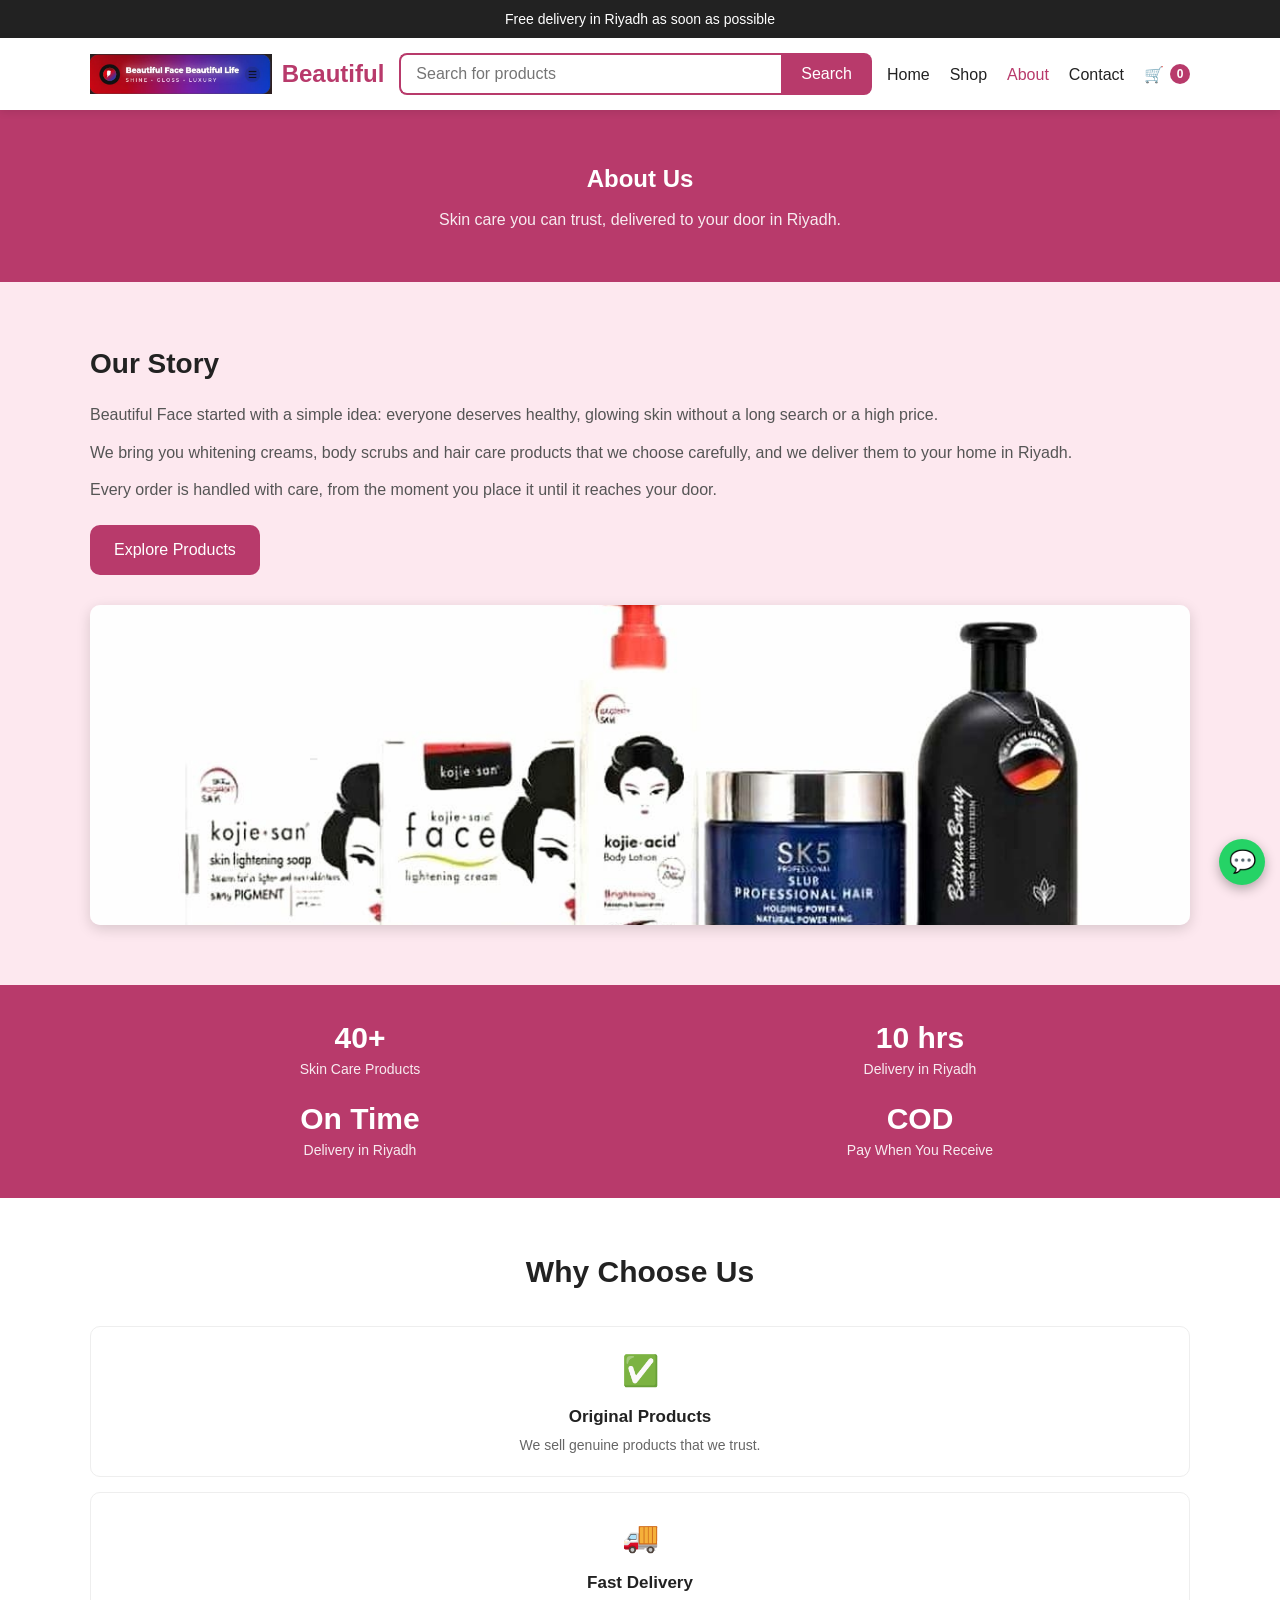
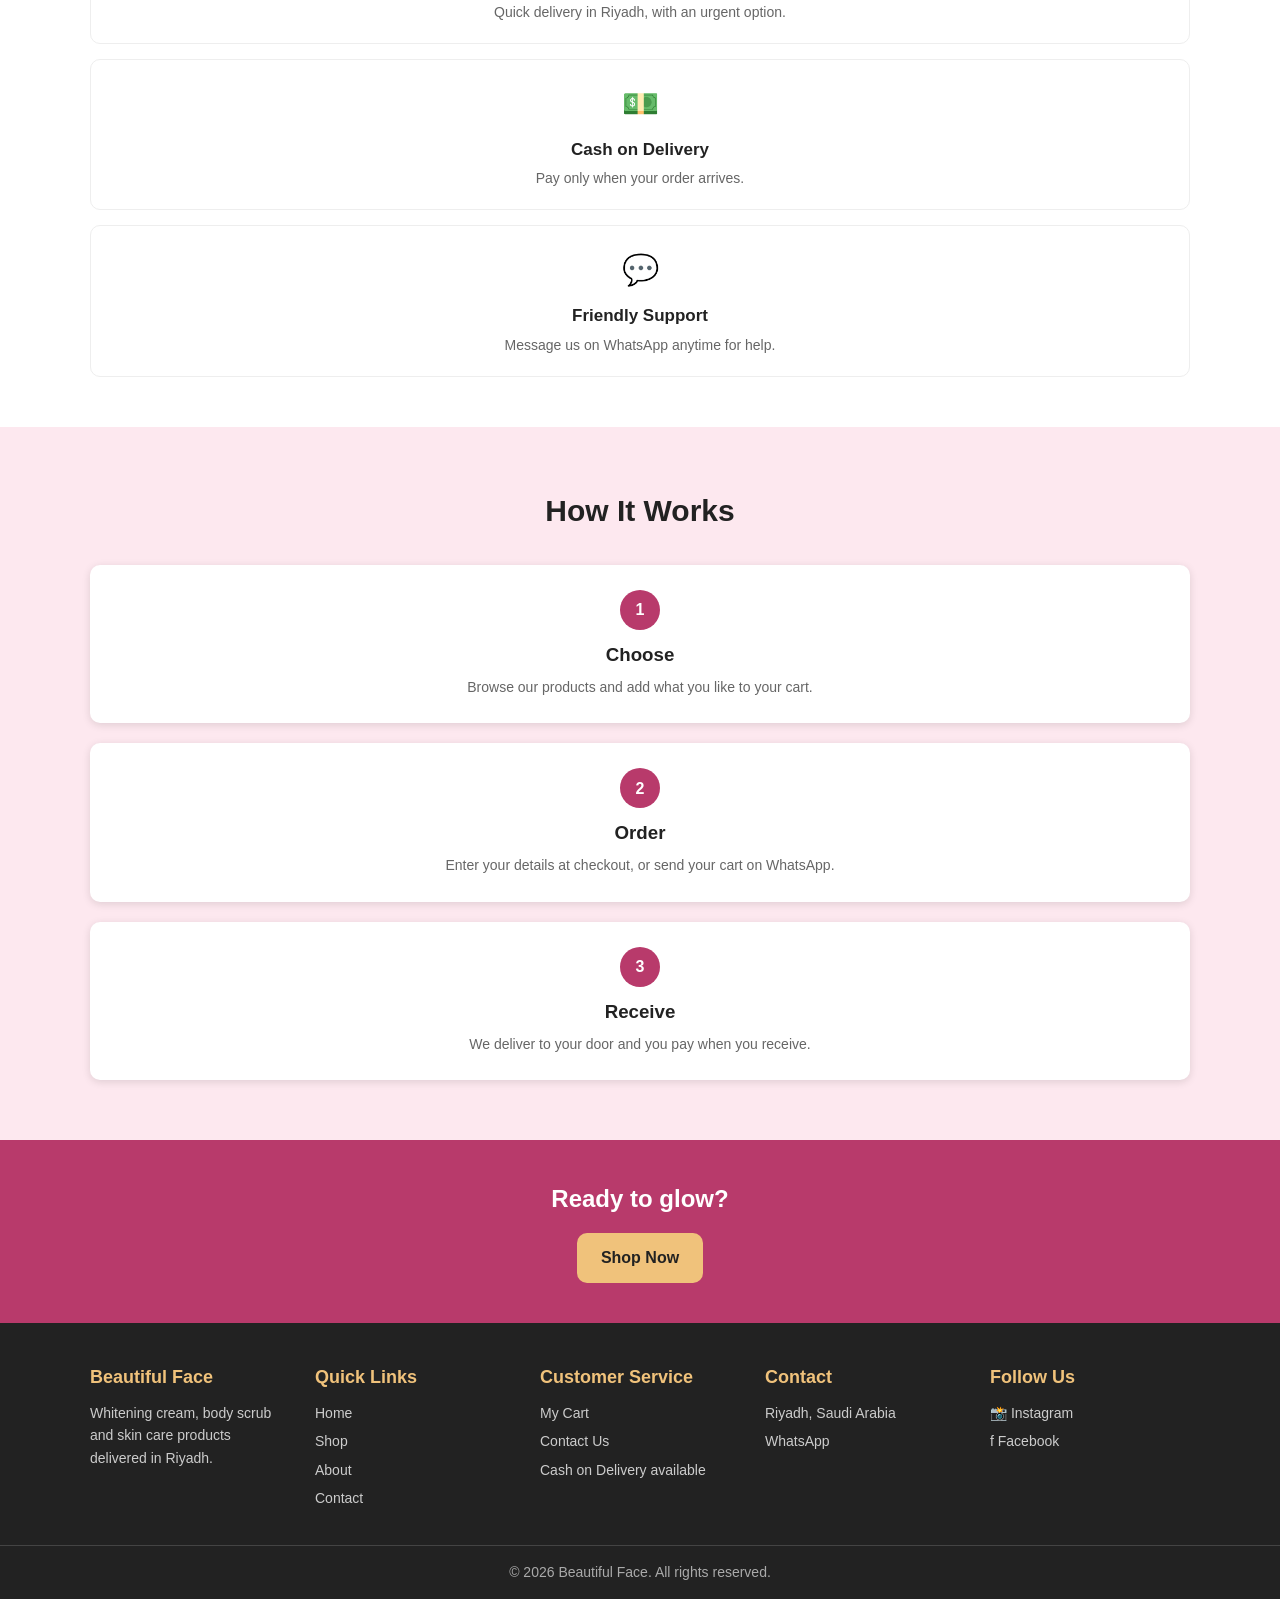
<file: about.html>
<!doctype html>
<html lang="en">
  <head>
    <meta charset="UTF-8" />
    <meta name="viewport" content="width=device-width, initial-scale=1.0" />
    <meta
      name="description"
      content="Learn about Beautiful Face: our story, our promise and how we deliver skin care products in Riyadh."
    />
    <title>About | Beautiful Face</title>
    <link rel="icon" href="photos/logo.jpeg" />
    <meta name="theme-color" content="#b83a6b" />
    <link rel="stylesheet" href="style.css" />

    <meta property="og:image" content="https://wasift22.github.io/Beautiful-Face/photos/hero.jpeg" />
<meta property="og:url" content="https://wasift22.github.io/Beautiful-Face/" />
  </head>
  <body>
    <div class="top-bar">Free delivery in Riyadh as soon as possible</div>

    <header class="site-header">
      <div class="container header-inner">
        <a href="index.html" class="logo">
          <img src="photos/logo.jpeg" alt="Beautiful Face" />
          <span>Beautiful</span>
        </a>

        <button
          class="menu-toggle"
          type="button"
          aria-label="Open menu"
          aria-expanded="false"
        >
          ☰
        </button>

        <form class="search-box" action="shop.html">
          <input
            type="search"
            name="q"
            list="product-names"
            placeholder="Search for products"
            aria-label="Search"
          />
          <datalist id="product-names">
            <option value="Tone-Up Whitening Cream"></option>
            <option value="Dark Spot Diminishing Cream"></option>
            <option value="Night Repair Brightening Cream"></option>
            <option value="Exfoliating Body Scrub"></option>
            <option value="Coffee & Cocoa Firming Scrub"></option>
            <option value="Brightening Walnut"></option>
            <option value="Barrier Repair Moisturizer"></option>
            <option value="Anti-Aging & Firming Cream"></option>
            <option value="Hair Fall Oil"></option>
          </datalist>
          <button type="submit">Search</button>
        </form>

        <nav class="nav">
          <a href="index.html">Home</a>
          <a href="shop.html">Shop</a>
          <a href="about.html" class="active">About</a>
          <a href="contact.html">Contact</a>
          <a href="cart.html" class="cart-link"
            >🛒 <span class="cart-count">0</span></a
          >
        </nav>
      </div>
    </header>

    <main>
      <!-- 1. Title -->
      <section class="page-title">
        <div class="container">
          <h1>About Us</h1>
          <p>Skin care you can trust, delivered to your door in Riyadh.</p>
        </div>
      </section>

      <!-- 2. Our story -->
      <section class="section">
        <div class="container about-story">
          <div class="about-text">
            <h2>Our Story</h2>
            <p>
              Beautiful Face started with a simple idea: everyone deserves
              healthy, glowing skin without a long search or a high price.
            </p>
            <p>
              We bring you whitening creams, body scrubs and hair care products
              that we choose carefully, and we deliver them to your home in
              Riyadh.
            </p>
            <p>
              Every order is handled with care, from the moment you place it
              until it reaches your door.
            </p>
            <a href="shop.html" class="btn">Explore Products</a>
          </div>

          <img
            class="about-img"
            src="photos/pakage-of-five5.jpg"
            alt="Beautiful Face skin care product"
          />
        </div>
      </section>

      <!-- 3. Numbers -->
      <section class="stats-bar">
        <div class="container stats-grid">
          <div class="stat">
            <strong>40+</strong>
            <span>Skin Care Products</span>
          </div>
          <div class="stat">
            <strong>10 hrs</strong>
            <span>Delivery in Riyadh</span>
          </div>
          <div class="stat">
            <strong>On Time</strong>
            <span>Delivery in Riyadh</span>
          </div>
          <div class="stat">
            <strong>COD</strong>
            <span>Pay When You Receive</span>
          </div>
        </div>
      </section>

      <!-- 4. Why choose us -->
      <section class="about-why">
        <div class="container">
          <h2 class="section-title">Why Choose Us</h2>

          <div class="info-grid">
            <div class="info-card">
              <div class="info-icon">✅</div>
              <h3>Original Products</h3>
              <p>We sell genuine products that we trust.</p>
            </div>
            <div class="info-card">
              <div class="info-icon">🚚</div>
              <h3>Fast Delivery</h3>
              <p>Quick delivery in Riyadh, with an urgent option.</p>
            </div>
            <div class="info-card">
              <div class="info-icon">💵</div>
              <h3>Cash on Delivery</h3>
              <p>Pay only when your order arrives.</p>
            </div>
            <div class="info-card">
              <div class="info-icon">💬</div>
              <h3>Friendly Support</h3>
              <p>Message us on WhatsApp anytime for help.</p>
            </div>
          </div>
        </div>
      </section>

      <!-- 5. How it works -->
      <section class="section">
        <div class="container">
          <h2 class="section-title">How It Works</h2>

          <div class="how-grid">
            <div class="how-card">
              <span class="how-number">1</span>
              <h3>Choose</h3>
              <p>Browse our products and add what you like to your cart.</p>
            </div>
            <div class="how-card">
              <span class="how-number">2</span>
              <h3>Order</h3>
              <p>
                Enter your details at checkout, or send your cart on WhatsApp.
              </p>
            </div>
            <div class="how-card">
              <span class="how-number">3</span>
              <h3>Receive</h3>
              <p>We deliver to your door and you pay when you receive.</p>
            </div>
          </div>
        </div>
      </section>

      <!-- 6. Call to action -->
      <section class="cta">
        <div class="container">
          <h2>Ready to glow?</h2>
          <a href="shop.html" class="btn">Shop Now</a>
        </div>
      </section>
    </main>

    <footer class="site-footer">
      <div class="container footer-grid">
        <div class="footer-col">
          <h3>Beautiful Face</h3>
          <p>
            Whitening cream, body scrub and skin care products delivered in
            Riyadh.
          </p>
        </div>

        <div class="footer-col">
          <h3>Quick Links</h3>
          <a href="index.html">Home</a>
          <a href="shop.html">Shop</a>
          <a href="about.html">About</a>
          <a href="contact.html">Contact</a>
        </div>

        <div class="footer-col">
          <h3>Customer Service</h3>
          <a href="cart.html">My Cart</a>
          <a href="contact.html">Contact Us</a>
          <p>Cash on Delivery available</p>
        </div>

        <div class="footer-col">
          <h3>Contact</h3>
          <p>Riyadh, Saudi Arabia</p>
          <a href="https://wa.me/966576756048" target="_blank" rel="noopener"
            >WhatsApp</a
          >
        </div>

        <div class="footer-col">
          <h3>Follow Us</h3>
          <a
            href="https://www.instagram.com/beauityy?srtk=cDZua3hvOWFvZWJ0"
            target="_blank"
            rel="noopener"
            >📸 Instagram</a
          >
          <a
            href="https://www.facebook.com/share/19V7PXWZJG/"
            target="_blank"
            rel="noopener"
            >f Facebook</a
          >
        </div>
      </div>

      <div class="footer-bottom">
        <p>© 2026 Beautiful Face. All rights reserved.</p>
      </div>
    </footer>

    <a
      href="https://wa.me/966576756048"
      class="whatsapp-float"
      target="_blank"
      rel="noopener"
      aria-label="Chat on WhatsApp"
      >💬</a
    >

    <script src="script.js"></script>
  </body>
</html>
</file>
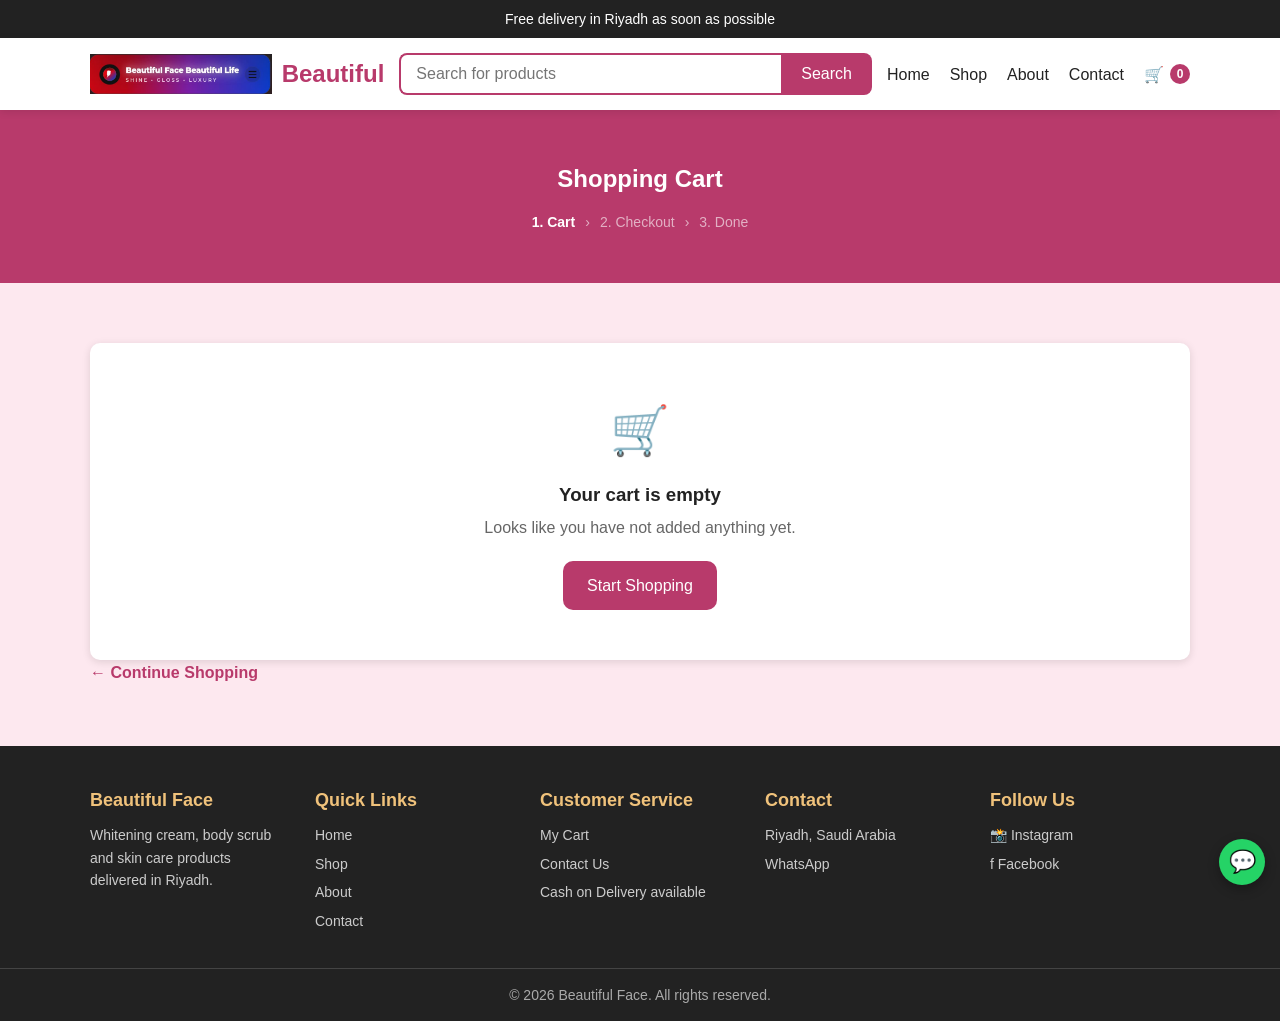
<file: cart.html>
<!doctype html>
<html lang="en">
  <head>
    <meta charset="UTF-8" />
    <meta name="viewport" content="width=device-width, initial-scale=1.0" />
    <meta name="description" content="Review your cart and place your order." />
    <title>Cart | Beautiful Face</title>
    <link rel="icon" href="photos/logo.jpeg" />
    <meta name="theme-color" content="#b83a6b" />
    <link rel="stylesheet" href="style.css" />
  </head>
  <body>
    <div class="top-bar">Free delivery in Riyadh as soon as possible</div>

    <header class="site-header">
      <div class="container header-inner">
        <a href="index.html" class="logo">
          <img src="photos/logo.jpeg" alt="Beautiful Face" />
          <span>Beautiful</span>
        </a>

        <button
          class="menu-toggle"
          type="button"
          aria-label="Open menu"
          aria-expanded="false"
        >
          ☰
        </button>

        <form class="search-box" action="shop.html">
          <input
            type="search"
            name="q"
            list="product-names"
            placeholder="Search for products"
            aria-label="Search"
          />
          <datalist id="product-names">
            <option value="Tone-Up Whitening Cream"></option>
            <option value="Dark Spot Diminishing Cream"></option>
            <option value="Night Repair Brightening Cream"></option>
            <option value="Exfoliating Body Scrub"></option>
            <option value="Coffee & Cocoa Firming Scrub"></option>
            <option value="Brightening Walnut"></option>
            <option value="Barrier Repair Moisturizer"></option>
            <option value="Anti-Aging & Firming Cream"></option>
            <option value="Hair Fall Oil"></option>
          </datalist>
          <button type="submit">Search</button>
        </form>

        <nav class="nav">
          <a href="index.html">Home</a>
          <a href="shop.html">Shop</a>
          <a href="about.html">About</a>
          <a href="contact.html">Contact</a>
          <a href="cart.html" class="cart-link active"
            >🛒 <span class="cart-count">0</span></a
          >
        </nav>
      </div>
    </header>

    <main>
      <section class="page-title">
        <div class="container">
          <h1>Shopping Cart</h1>
          <div class="steps">
            <span class="current">1. Cart</span>
            <span>›</span>
            <span>2. Checkout</span>
            <span>›</span>
            <span>3. Done</span>
          </div>
        </div>
      </section>

      <section class="section">
        <div class="container cart-layout" id="cart-layout">
          <!-- Left: items -->
          <div>
            <div class="cart-head" id="cart-head">
              <h2 id="cart-title">Your Items</h2>
              <button type="button" id="clear-cart" class="remove">
                Clear Cart
              </button>
            </div>

            <div id="cart-items"></div>

            <a href="shop.html" class="back-link">← Continue Shopping</a>
          </div>

          <!-- Right: summary -->
          <aside class="summary" id="summary">
            <h2>Order Summary</h2>

            <div class="summary-row">
              <span>Subtotal</span>
              <span id="subtotal">SAR 0</span>
            </div>
            <div class="summary-row">
              <span>Delivery</span>
              <span id="delivery">Free</span>
            </div>
            <div class="summary-row summary-total">
              <span>Total</span>
              <span id="total">SAR 0</span>
            </div>

            <div class="summary-actions">
              <a href="checkout.html" class="btn btn-full"
                >Proceed to Checkout</a
              >
              <a
                id="whatsapp-order"
                href="#"
                class="btn btn-full btn-whatsapp"
                target="_blank"
                rel="noopener"
                >💬 Order on WhatsApp</a
              >
            </div>

            <p class="summary-note">
              💵 Cash On Delivery Available<br />🚚 On Time Delivery In Riyadh
            </p>
          </aside>
        </div>
      </section>
    </main>

    <footer class="site-footer">
      <div class="container footer-grid">
        <div class="footer-col">
          <h3>Beautiful Face</h3>
          <p>
            Whitening cream, body scrub and skin care products delivered in
            Riyadh.
          </p>
        </div>

        <div class="footer-col">
          <h3>Quick Links</h3>
          <a href="index.html">Home</a>
          <a href="shop.html">Shop</a>
          <a href="about.html">About</a>
          <a href="contact.html">Contact</a>
        </div>

        <div class="footer-col">
          <h3>Customer Service</h3>
          <a href="cart.html">My Cart</a>
          <a href="contact.html">Contact Us</a>
          <p>Cash on Delivery available</p>
        </div>

        <div class="footer-col">
          <h3>Contact</h3>
          <p>Riyadh, Saudi Arabia</p>
          <a href="https://wa.me/966576756048" target="_blank" rel="noopener"
            >WhatsApp</a
          >
        </div>

        <div class="footer-col">
          <h3>Follow Us</h3>
          <a
            href="https://www.instagram.com/beauityy?srtk=cDZua3hvOWFvZWJ0"
            target="_blank"
            rel="noopener"
            >📸 Instagram</a
          >
          <a
            href="https://www.facebook.com/share/19V7PXWZJG/"
            target="_blank"
            rel="noopener"
            >f Facebook</a
          >
        </div>
      </div>

      <div class="footer-bottom">
        <p>© 2026 Beautiful Face. All rights reserved.</p>
      </div>
    </footer>

    <a
      href="https://wa.me/966576756048"
      class="whatsapp-float"
      target="_blank"
      rel="noopener"
      aria-label="Chat on WhatsApp"
      >💬</a
    >

    <script src="products.js"></script>
    <script src="script.js"></script>
  </body>
</html>
</file>
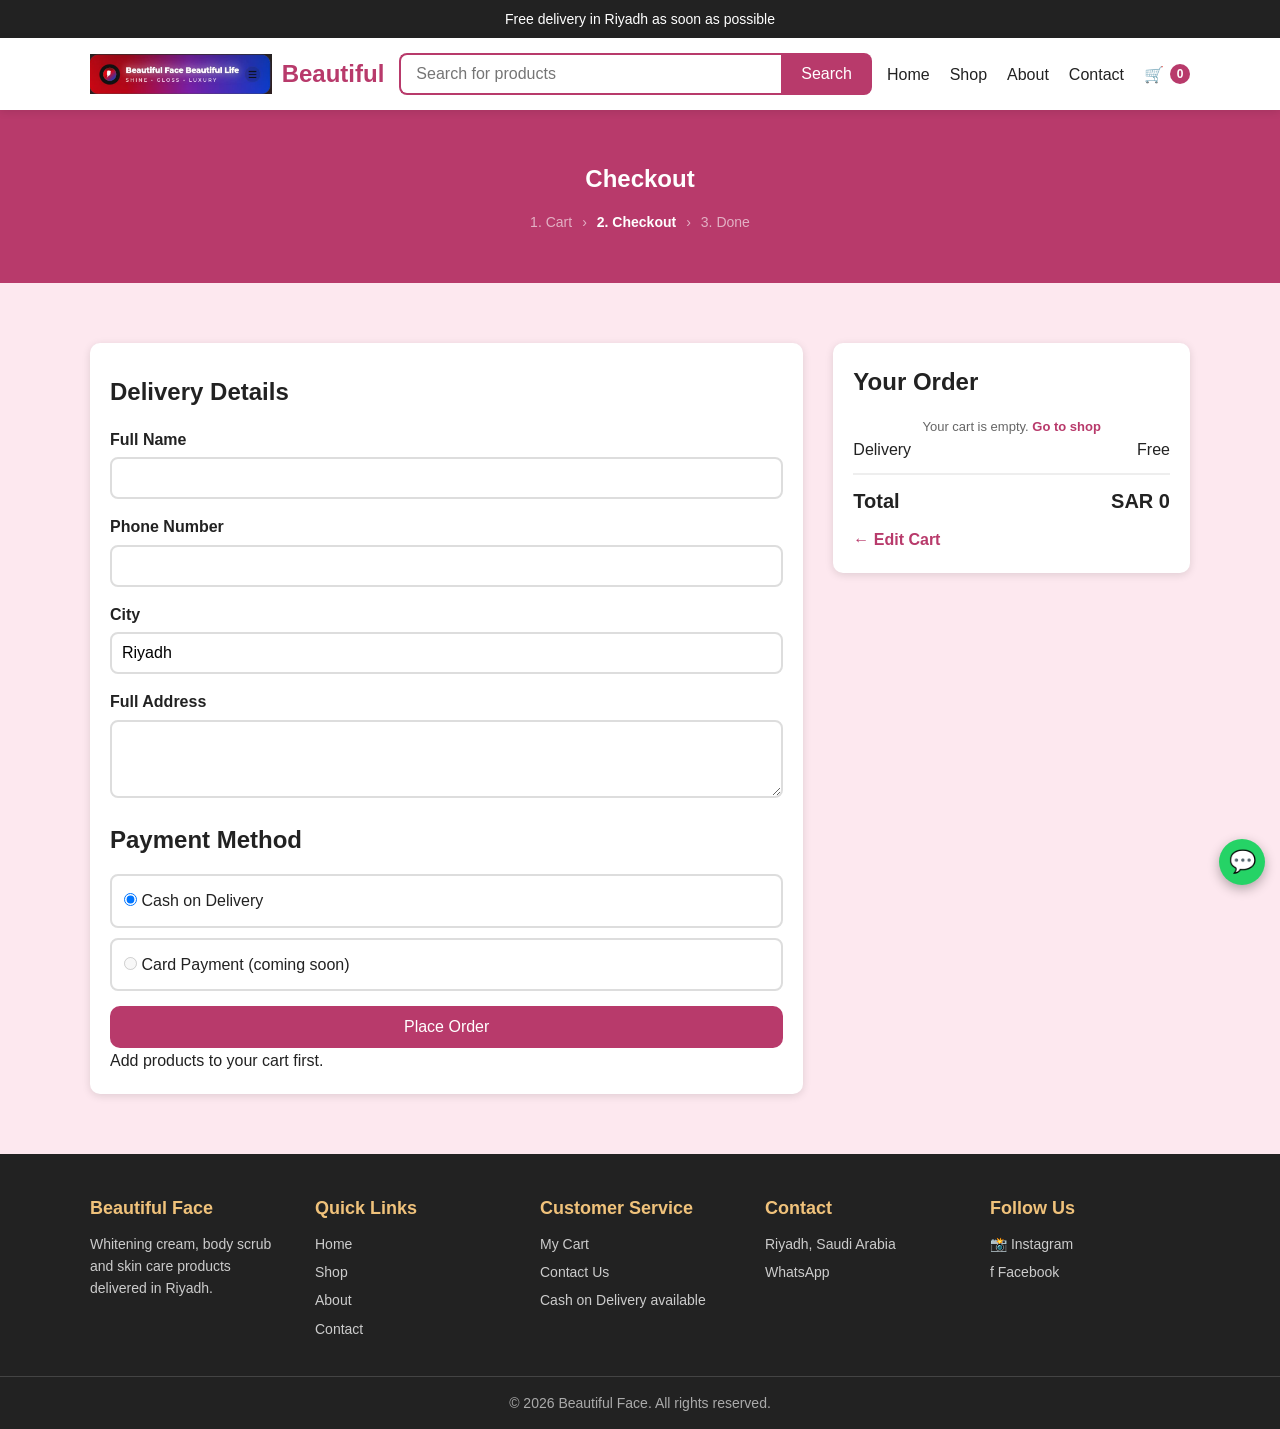
<file: checkout.html>
<!doctype html>
<html lang="en">
  <head>
    <meta charset="UTF-8" />
    <meta name="viewport" content="width=device-width, initial-scale=1.0" />
    <meta
      name="description"
      content="Complete your order with Cash on Delivery."
    />
    <title>Checkout | Beautiful Face</title>
    <link rel="icon" href="photos/logo.jpeg" />
    <meta name="theme-color" content="#b83a6b" />
    <link rel="stylesheet" href="style.css" />
  </head>
  <body>
    <div class="top-bar">Free delivery in Riyadh as soon as possible</div>

    <header class="site-header">
      <div class="container header-inner">
        <a href="index.html" class="logo">
          <img src="photos/logo.jpeg" alt="Beautiful Face" />
          <span>Beautiful</span>
        </a>

        <button
          class="menu-toggle"
          type="button"
          aria-label="Open menu"
          aria-expanded="false"
        >
          ☰
        </button>

        <form class="search-box" action="shop.html">
          <input
            type="search"
            name="q"
            placeholder="Search for products"
            aria-label="Search"
          />
          <button type="submit">Search</button>
        </form>

        <nav class="nav">
          <a href="index.html">Home</a>
          <a href="shop.html">Shop</a>
          <a href="about.html">About</a>
          <a href="contact.html">Contact</a>
          <a href="cart.html" class="cart-link"
            >🛒 <span class="cart-count">0</span></a
          >
        </nav>
      </div>
    </header>

    <main>
      <section class="page-title">
        <div class="container">
          <h1>Checkout</h1>
          <div class="steps">
            <span>1. Cart</span>
            <span>›</span>
            <span class="current">2. Checkout</span>
            <span>›</span>
            <span>3. Done</span>
          </div>
        </div>
      </section>

      <section class="section">
        <div class="container cart-layout">
          <!-- Left: delivery form -->
          <form
            class="checkout-form"
            id="checkout-form"
            action="https://formspree.io/f/mrpqeywa"
            method="post"
          >
            <input type="hidden" name="source" value="Checkout order" />

            <h2>Delivery Details</h2>

            <div class="form-group">
              <label for="fullname">Full Name</label>
              <input type="text" id="fullname" name="fullname" required />
            </div>

            <div class="form-group">
              <label for="phone">Phone Number</label>
              <input type="tel" id="phone" name="phone" required />
            </div>

            <div class="form-group">
              <label for="city">City</label>
              <input
                type="text"
                id="city"
                name="city"
                value="Riyadh"
                required
              />
            </div>

            <div class="form-group">
              <label for="address">Full Address</label>
              <textarea
                id="address"
                name="address"
                rows="3"
                required
              ></textarea>
            </div>

            <h2>Payment Method</h2>

            <label class="radio-option">
              <input
                type="radio"
                name="payment"
                value="Cash on Delivery"
                checked
              />
              Cash on Delivery
            </label>

            <label class="radio-option">
              <input type="radio" name="payment" value="Card" disabled />
              Card Payment (coming soon)
            </label>

            <button type="submit" id="place-order" class="btn btn-full">
              Place Order
            </button>
            <p class="form-status" id="form-status" role="alert"></p>
          </form>

          <!-- Right: order summary -->
          <aside class="summary">
            <h2>Your Order</h2>

            <div id="order-items"></div>

            <div class="summary-row">
              <span>Delivery</span>
              <span id="co-delivery">Free</span>
            </div>
            <div class="summary-row summary-total">
              <span>Total</span>
              <span id="co-total">SAR 0</span>
            </div>

            <a href="cart.html" class="back-link">← Edit Cart</a>
          </aside>
        </div>
      </section>
    </main>

    <footer class="site-footer">
      <div class="container footer-grid">
        <div class="footer-col">
          <h3>Beautiful Face</h3>
          <p>
            Whitening cream, body scrub and skin care products delivered in
            Riyadh.
          </p>
        </div>

        <div class="footer-col">
          <h3>Quick Links</h3>
          <a href="index.html">Home</a>
          <a href="shop.html">Shop</a>
          <a href="about.html">About</a>
          <a href="contact.html">Contact</a>
        </div>

        <div class="footer-col">
          <h3>Customer Service</h3>
          <a href="cart.html">My Cart</a>
          <a href="contact.html">Contact Us</a>
          <p>Cash on Delivery available</p>
        </div>

        <div class="footer-col">
          <h3>Contact</h3>
          <p>Riyadh, Saudi Arabia</p>
          <a href="https://wa.me/966576756048" target="_blank" rel="noopener"
            >WhatsApp</a
          >
        </div>

        <div class="footer-col">
          <h3>Follow Us</h3>
          <a
            href="https://www.instagram.com/beauityy?srtk=cDZua3hvOWFvZWJ0"
            target="_blank"
            rel="noopener"
            >📸 Instagram</a
          >
          <a
            href="https://www.facebook.com/share/19V7PXWZJG/"
            target="_blank"
            rel="noopener"
            >f Facebook</a
          >
        </div>
      </div>

      <div class="footer-bottom">
        <p>© 2026 Beautiful Face. All rights reserved.</p>
      </div>
    </footer>

    <a
      href="https://wa.me/966576756048"
      class="whatsapp-float"
      target="_blank"
      rel="noopener"
      aria-label="Chat on WhatsApp"
      >💬</a
    >

    <script src="products.js"></script>
    <script src="script.js"></script>
  </body>
</html>
</file>
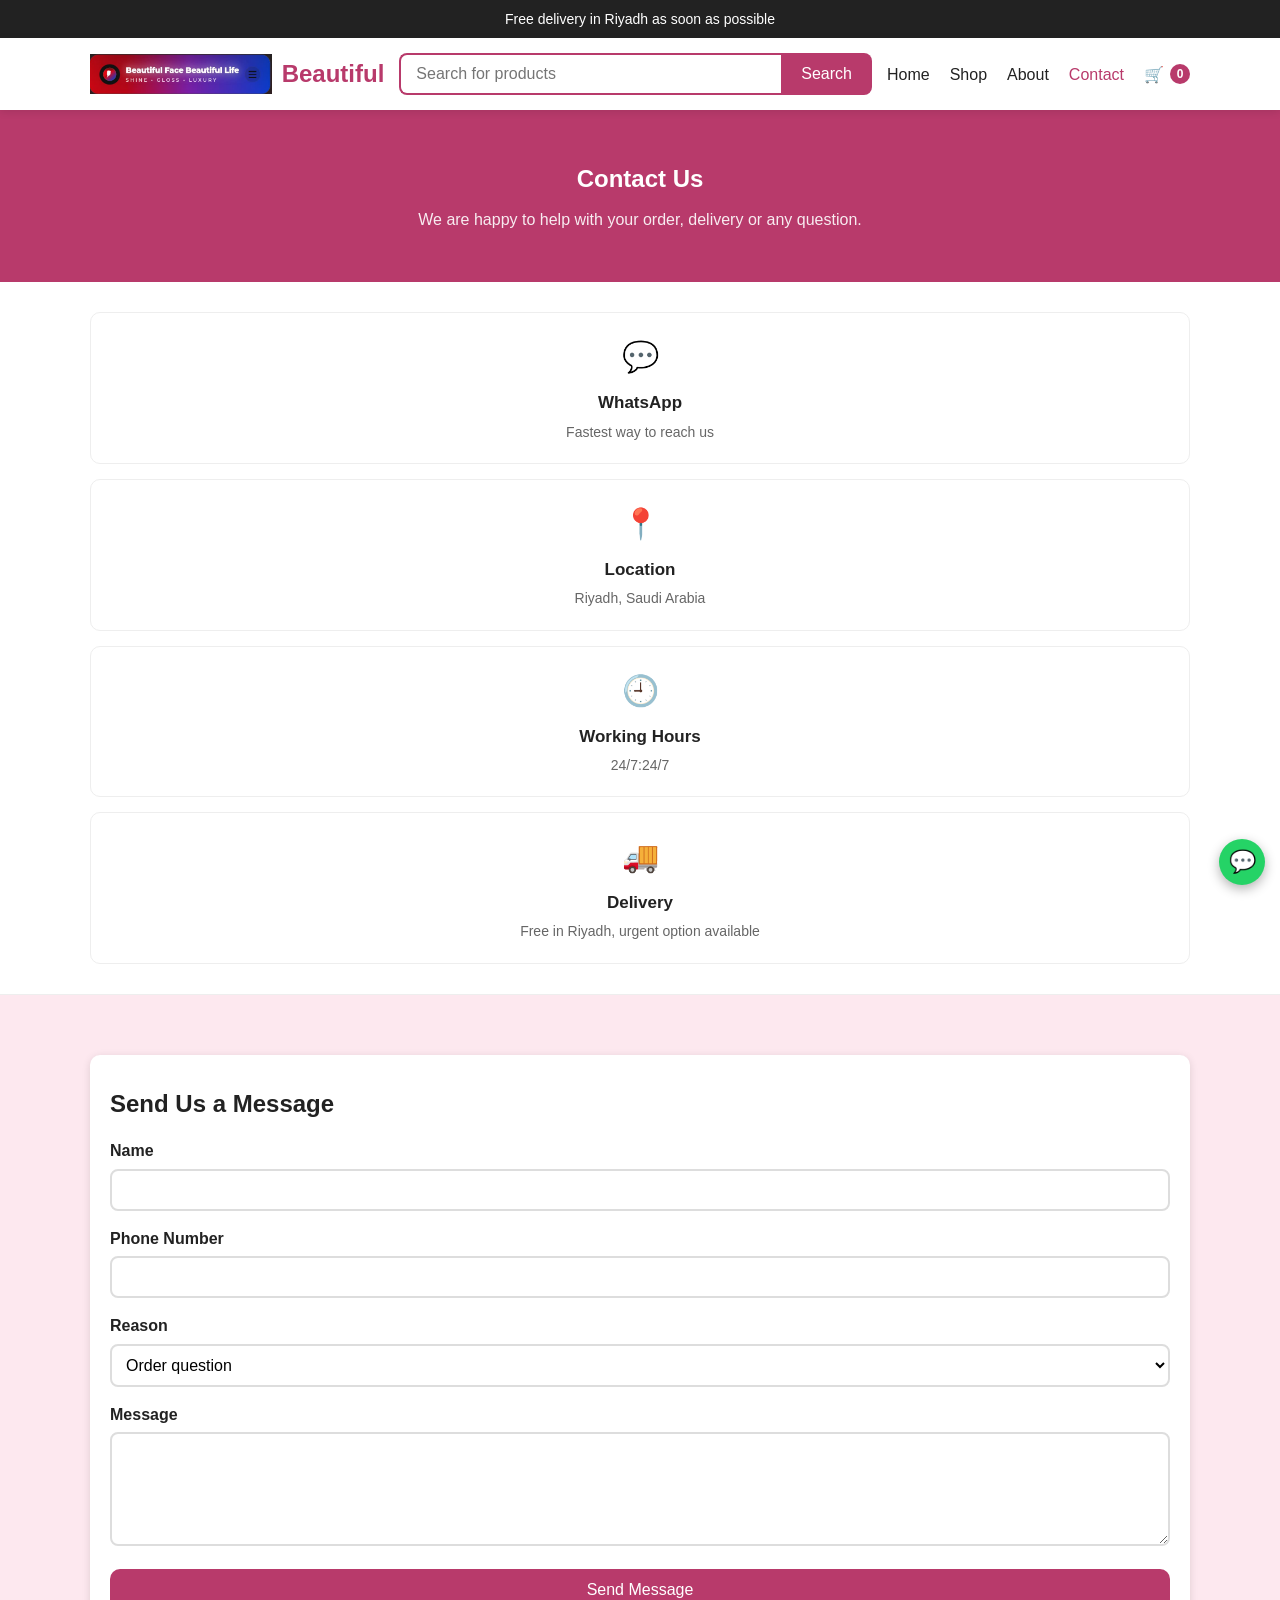
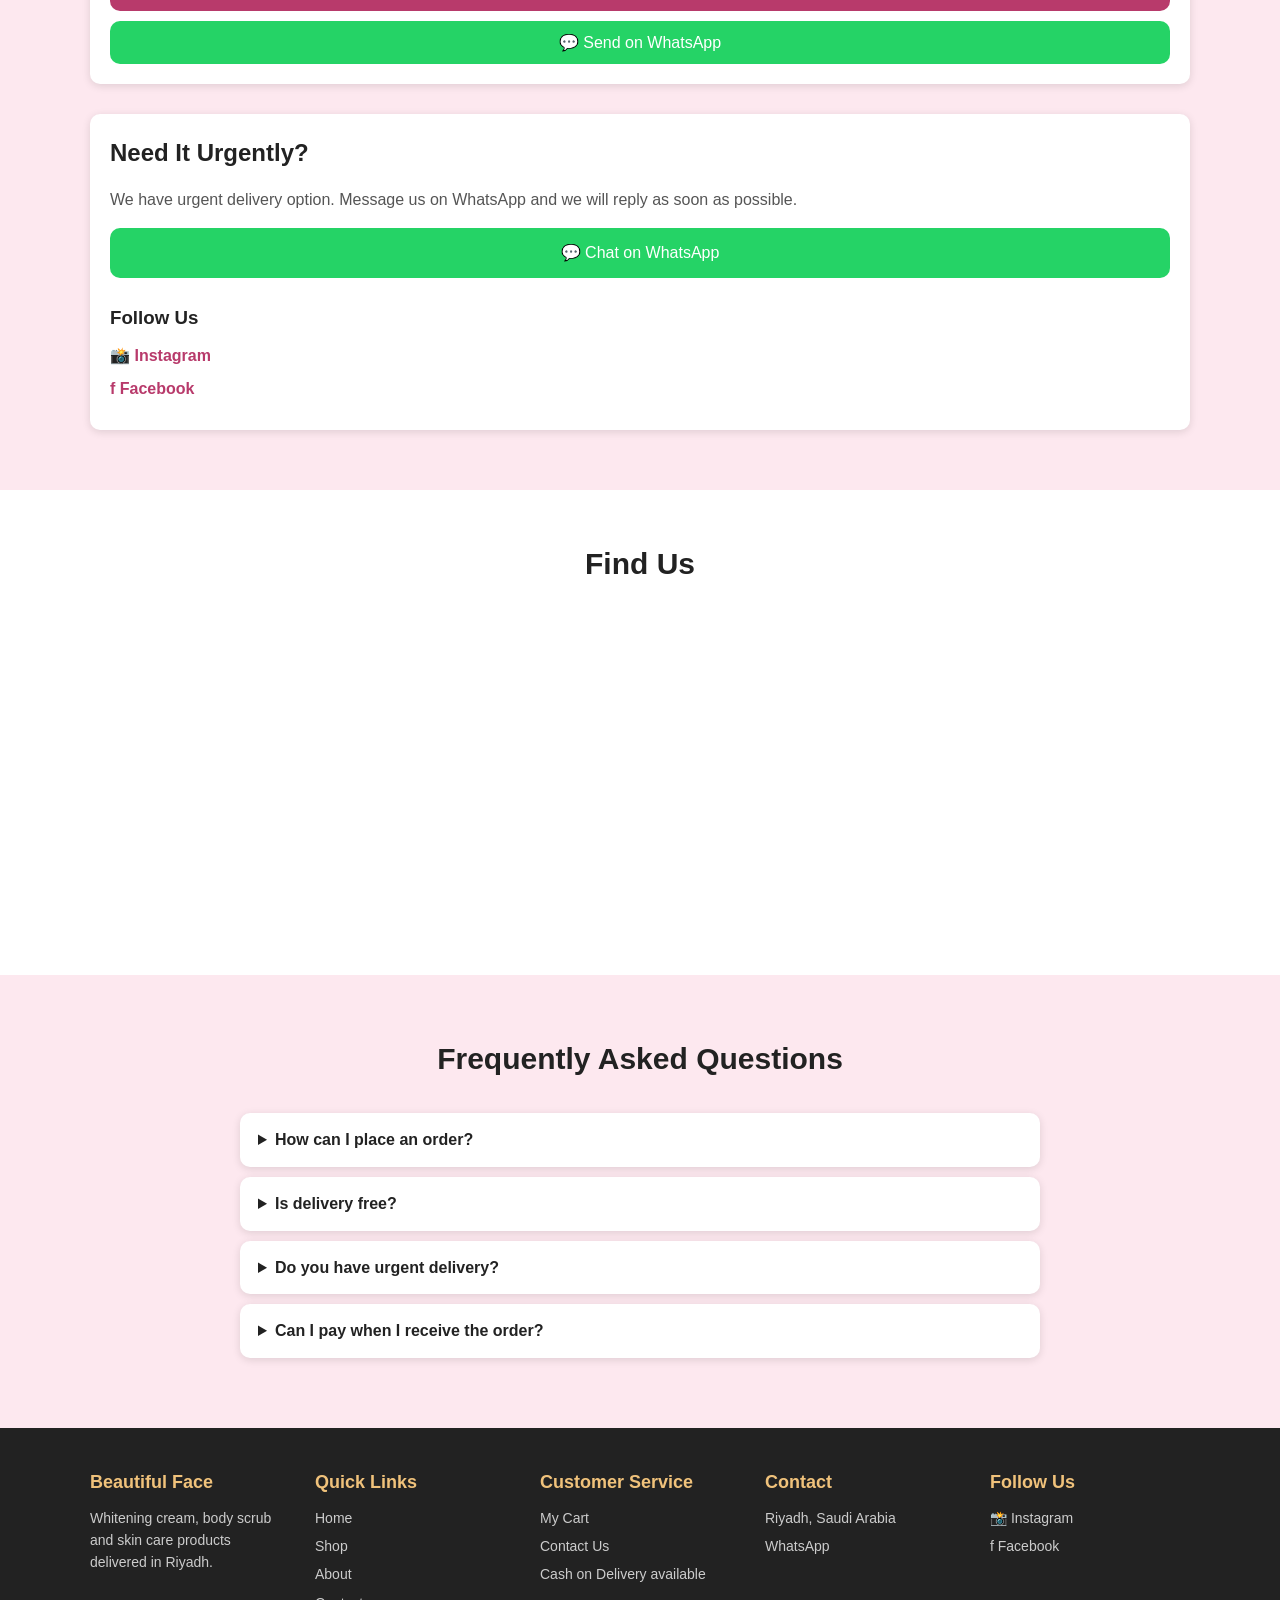
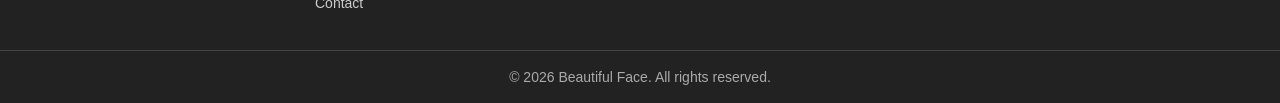
<file: contact.html>
<!doctype html>
<html lang="en">
  <head>
    <meta charset="UTF-8" />
    <meta name="viewport" content="width=device-width, initial-scale=1.0" />
    <meta
      name="description"
      content="Contact Beautiful Face for orders, delivery and any questions."
    />
    <title>Contact | Beautiful Face</title>
    <link rel="icon" href="photos/logo.jpeg" />
    <meta name="theme-color" content="#b83a6b" />
    <link rel="stylesheet" href="style.css" />

    <meta property="og:image" content="https://wasift22.github.io/Beautiful-Face/photos/hero.jpeg" />
<meta property="og:url" content="https://wasift22.github.io/Beautiful-Face/" />
  </head>
  <body>
    <div class="top-bar">Free delivery in Riyadh as soon as possible</div>

    <header class="site-header">
      <div class="container header-inner">
        <a href="index.html" class="logo">
          <img src="photos/logo.jpeg" alt="Beautiful Face" />
          <span>Beautiful</span>
        </a>

        <button
          class="menu-toggle"
          type="button"
          aria-label="Open menu"
          aria-expanded="false"
        >
          ☰
        </button>

        <form class="search-box" action="shop.html">
          <input
            type="search"
            name="q"
            list="product-names"
            placeholder="Search for products"
            aria-label="Search"
          />
          <datalist id="product-names">
            <option value="Tone-Up Whitening Cream"></option>
            <option value="Dark Spot Diminishing Cream"></option>
            <option value="Night Repair Brightening Cream"></option>
            <option value="Exfoliating Body Scrub"></option>
            <option value="Coffee & Cocoa Firming Scrub"></option>
            <option value="Brightening Walnut"></option>
            <option value="Barrier Repair Moisturizer"></option>
            <option value="Anti-Aging & Firming Cream"></option>
            <option value="Hair Fall Oil"></option>
          </datalist>
          <button type="submit">Search</button>
        </form>

        <nav class="nav">
          <a href="index.html">Home</a>
          <a href="shop.html">Shop</a>
          <a href="about.html">About</a>
          <a href="contact.html" class="active">Contact</a>
          <a href="cart.html" class="cart-link"
            >🛒 <span class="cart-count">0</span></a
          >
        </nav>
      </div>
    </header>

    <main>
      <!-- 1. Title -->
      <section class="page-title">
        <div class="container">
          <h1>Contact Us</h1>
          <p>We are happy to help with your order, delivery or any question.</p>
        </div>
      </section>

      <!-- 2. Quick info cards -->
      <section class="info-cards">
        <div class="container info-grid">
          <a
            class="info-card"
            href="https://wa.me/966576756048?text=Hello"
            target="_blank"
            rel="noopener"
          >
            <div class="info-icon">💬</div>
            <h3>WhatsApp</h3>
            <p>Fastest way to reach us</p>
          </a>

          <div class="info-card">
            <div class="info-icon">📍</div>
            <h3>Location</h3>
            <p>Riyadh, Saudi Arabia</p>
          </div>

          <div class="info-card">
            <div class="info-icon">🕘</div>
            <h3>Working Hours</h3>
            <p>24/7:24/7</p>
          </div>

          <div class="info-card">
            <div class="info-icon">🚚</div>
            <h3>Delivery</h3>
            <p>Free in Riyadh, urgent option available</p>
          </div>
        </div>
      </section>

      <!-- 3. Form + side box -->
      <section class="section">
        <div class="container contact-layout">
          <form
            class="checkout-form"
            id="contact-form"
            action="https://formspree.io/f/YOUR_FORM_ID"
            method="post"
          >
            <h2>Send Us a Message</h2>

            <div class="form-group">
              <label for="name">Name</label>
              <input type="text" id="name" name="name" required />
            </div>

            <div class="form-group">
              <label for="phone">Phone Number</label>
              <input type="tel" id="phone" name="phone" required />
            </div>

            <div class="form-group">
              <label for="reason">Reason</label>
              <select id="reason" name="reason">
                <option>Order question</option>
                <option>Delivery</option>
                <option>Product advice</option>
                <option>Other</option>
              </select>
            </div>

            <div class="form-group">
              <label for="message">Message</label>
              <textarea
                id="message"
                name="message"
                rows="5"
                required
              ></textarea>
            </div>

            <div class="form-actions">
              <button type="submit" class="btn btn-full">Send Message</button>
              <button
                type="button"
                id="send-whatsapp"
                class="btn btn-full btn-whatsapp"
              >
                💬 Send on WhatsApp
              </button>
            </div>
          </form>

          <aside class="summary">
            <h2>Need It Urgently?</h2>
            <p class="side-text">
              We have urgent delivery option. Message us on WhatsApp and we will
              reply as soon as possible.
            </p>
            <a
              href="https://wa.me/966576756048?text=Hello%2C%20I%20need%20urgent%20delivery"
              class="btn btn-full btn-whatsapp"
              target="_blank"
              rel="noopener"
            >
              💬 Chat on WhatsApp
            </a>

            <h3 class="side-heading">Follow Us</h3>
            <a
              href="https://www.instagram.com/beauityy?srtk=cDZua3hvOWFvZWJ0"
              class="side-link"
              target="_blank"
              rel="noopener"
              >📸 Instagram</a
            >
            <a
              href="https://www.facebook.com/share/19V7PXWZJG/"
              class="side-link"
              target="_blank"
              rel="noopener"
              >f Facebook</a
            >
          </aside>
        </div>
      </section>

      <!-- 4. Map -->
      <section class="map-section">
        <div class="container">
          <h2 class="section-title">Find Us</h2>
          <div class="map-box">
            <iframe
              title="Our location in Riyadh"
              src="https://www.google.com/maps?q=Riyadh%2C%20Saudi%20Arabia&output=embed"
              loading="lazy"
              referrerpolicy="no-referrer-when-downgrade"
            ></iframe>
          </div>
        </div>
      </section>

      <!-- 5. FAQ -->
      <section class="section">
        <div class="container">
          <h2 class="section-title">Frequently Asked Questions</h2>

          <div class="faq-list">
            <details>
              <summary>How can I place an order?</summary>
              <p>
                Add products to your cart, then go to checkout, or send your
                cart to us on WhatsApp.
              </p>
            </details>

            <details>
              <summary>Is delivery free?</summary>
              <p>
                Yes, delivery is free in Riyadh if you want to urgent delivery
                you should pay cash.
              </p>
            </details>

            <details>
              <summary>Do you have urgent delivery?</summary>
              <p>Yes. Please message us on WhatsApp and we will arrange it.</p>
            </details>

            <details>
              <summary>Can I pay when I receive the order?</summary>
              <p>Yes, Cash on Delivery is available.</p>
            </details>
          </div>
        </div>
      </section>
    </main>

    <footer class="site-footer">
      <div class="container footer-grid">
        <div class="footer-col">
          <h3>Beautiful Face</h3>
          <p>
            Whitening cream, body scrub and skin care products delivered in
            Riyadh.
          </p>
        </div>

        <div class="footer-col">
          <h3>Quick Links</h3>
          <a href="index.html">Home</a>
          <a href="shop.html">Shop</a>
          <a href="about.html">About</a>
          <a href="contact.html">Contact</a>
        </div>

        <div class="footer-col">
          <h3>Customer Service</h3>
          <a href="cart.html">My Cart</a>
          <a href="contact.html">Contact Us</a>
          <p>Cash on Delivery available</p>
        </div>

        <div class="footer-col">
          <h3>Contact</h3>
          <p>Riyadh, Saudi Arabia</p>
          <a href="https://wa.me/966576756048" target="_blank" rel="noopener"
            >WhatsApp</a
          >
        </div>

        <div class="footer-col">
          <h3>Follow Us</h3>
          <a
            href="https://www.instagram.com/beauityy?srtk=cDZua3hvOWFvZWJ0"
            target="_blank"
            rel="noopener"
            >📸 Instagram</a
          >
          <a
            href="https://www.facebook.com/share/19V7PXWZJG/"
            target="_blank"
            rel="noopener"
            >f Facebook</a
          >
        </div>
      </div>

      <div class="footer-bottom">
        <p>© 2026 Beautiful Face. All rights reserved.</p>
      </div>
    </footer>

    <a
      href="https://wa.me/966576756048"
      class="whatsapp-float"
      target="_blank"
      rel="noopener"
      aria-label="Chat on WhatsApp"
      >💬</a
    >

    <script src="script.js"></script>
  </body>
</html>
</file>
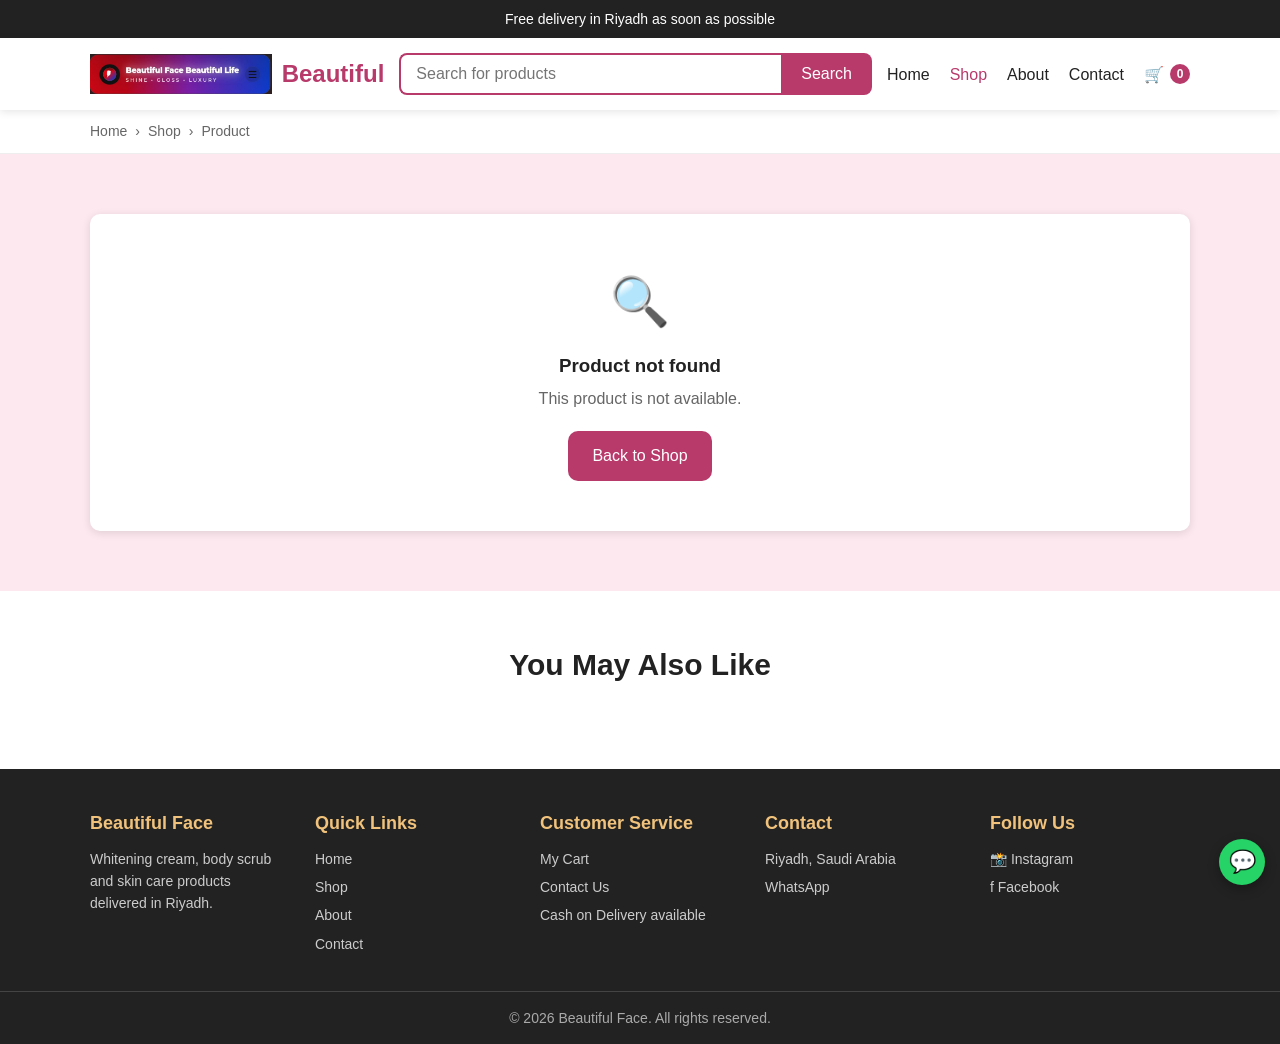
<file: product.html>
<!doctype html>
<html lang="en">
  <head>
    <meta charset="UTF-8" />
    <meta name="viewport" content="width=device-width, initial-scale=1.0" />
    <meta name="description" content="Product details from Beautiful Face." />
    <title>Product | Beautiful Face</title>
    <link rel="icon" href="photos/logo.jpeg" />
    <meta name="theme-color" content="#b83a6b" />
    <link rel="stylesheet" href="style.css" />
  </head>
  <body>
    <div class="top-bar">Free delivery in Riyadh as soon as possible</div>

    <header class="site-header">
      <div class="container header-inner">
        <a href="index.html" class="logo">
          <img src="photos/logo.jpeg" alt="Beautiful Face" />
          <span>Beautiful</span>
        </a>

        <button
          class="menu-toggle"
          type="button"
          aria-label="Open menu"
          aria-expanded="false"
        >
          ☰
        </button>

        <form class="search-box" action="shop.html">
          <input
            type="search"
            name="q"
            placeholder="Search for products"
            aria-label="Search"
          />
          <button type="submit">Search</button>
        </form>

        <nav class="nav">
          <a href="index.html">Home</a>
          <a href="shop.html" class="active">Shop</a>
          <a href="about.html">About</a>
          <a href="contact.html">Contact</a>
          <a href="cart.html" class="cart-link"
            >🛒 <span class="cart-count">0</span></a
          >
        </nav>
      </div>
    </header>

    <main>
      <section class="crumb-bar">
        <div class="container breadcrumb">
          <a href="index.html">Home</a>
          <span>›</span>
          <a href="shop.html">Shop</a>
          <span>›</span>
          <span id="crumb-name">Product</span>
        </div>
      </section>

      <section class="section">
        <div class="container" id="product-page"></div>
      </section>

      <section class="related" id="related-section">
        <div class="container">
          <h2 class="section-title">You May Also Like</h2>
          <div class="products" id="related-list"></div>
        </div>
      </section>
    </main>

    <footer class="site-footer">
      <div class="container footer-grid">
        <div class="footer-col">
          <h3>Beautiful Face</h3>
          <p>
            Whitening cream, body scrub and skin care products delivered in
            Riyadh.
          </p>
        </div>

        <div class="footer-col">
          <h3>Quick Links</h3>
          <a href="index.html">Home</a>
          <a href="shop.html">Shop</a>
          <a href="about.html">About</a>
          <a href="contact.html">Contact</a>
        </div>

        <div class="footer-col">
          <h3>Customer Service</h3>
          <a href="cart.html">My Cart</a>
          <a href="contact.html">Contact Us</a>
          <p>Cash on Delivery available</p>
        </div>

        <div class="footer-col">
          <h3>Contact</h3>
          <p>Riyadh, Saudi Arabia</p>
          <a href="https://wa.me/966576756048" target="_blank" rel="noopener"
            >WhatsApp</a
          >
        </div>

        <div class="footer-col">
          <h3>Follow Us</h3>
          <a
            href="https://www.instagram.com/beauityy?srtk=cDZua3hvOWFvZWJ0"
            target="_blank"
            rel="noopener"
            >📸 Instagram</a
          >
          <a
            href="https://www.facebook.com/share/19V7PXWZJG/"
            target="_blank"
            rel="noopener"
            >f Facebook</a
          >
        </div>
      </div>

      <div class="footer-bottom">
        <p>© 2026 Beautiful Face. All rights reserved.</p>
      </div>
    </footer>

    <a
      href="https://wa.me/966576756048"
      class="whatsapp-float"
      target="_blank"
      rel="noopener"
      aria-label="Chat on WhatsApp"
      >💬</a
    >

    <script src="products.js"></script>
    <script src="script.js"></script>
  </body>
</html>
</file>
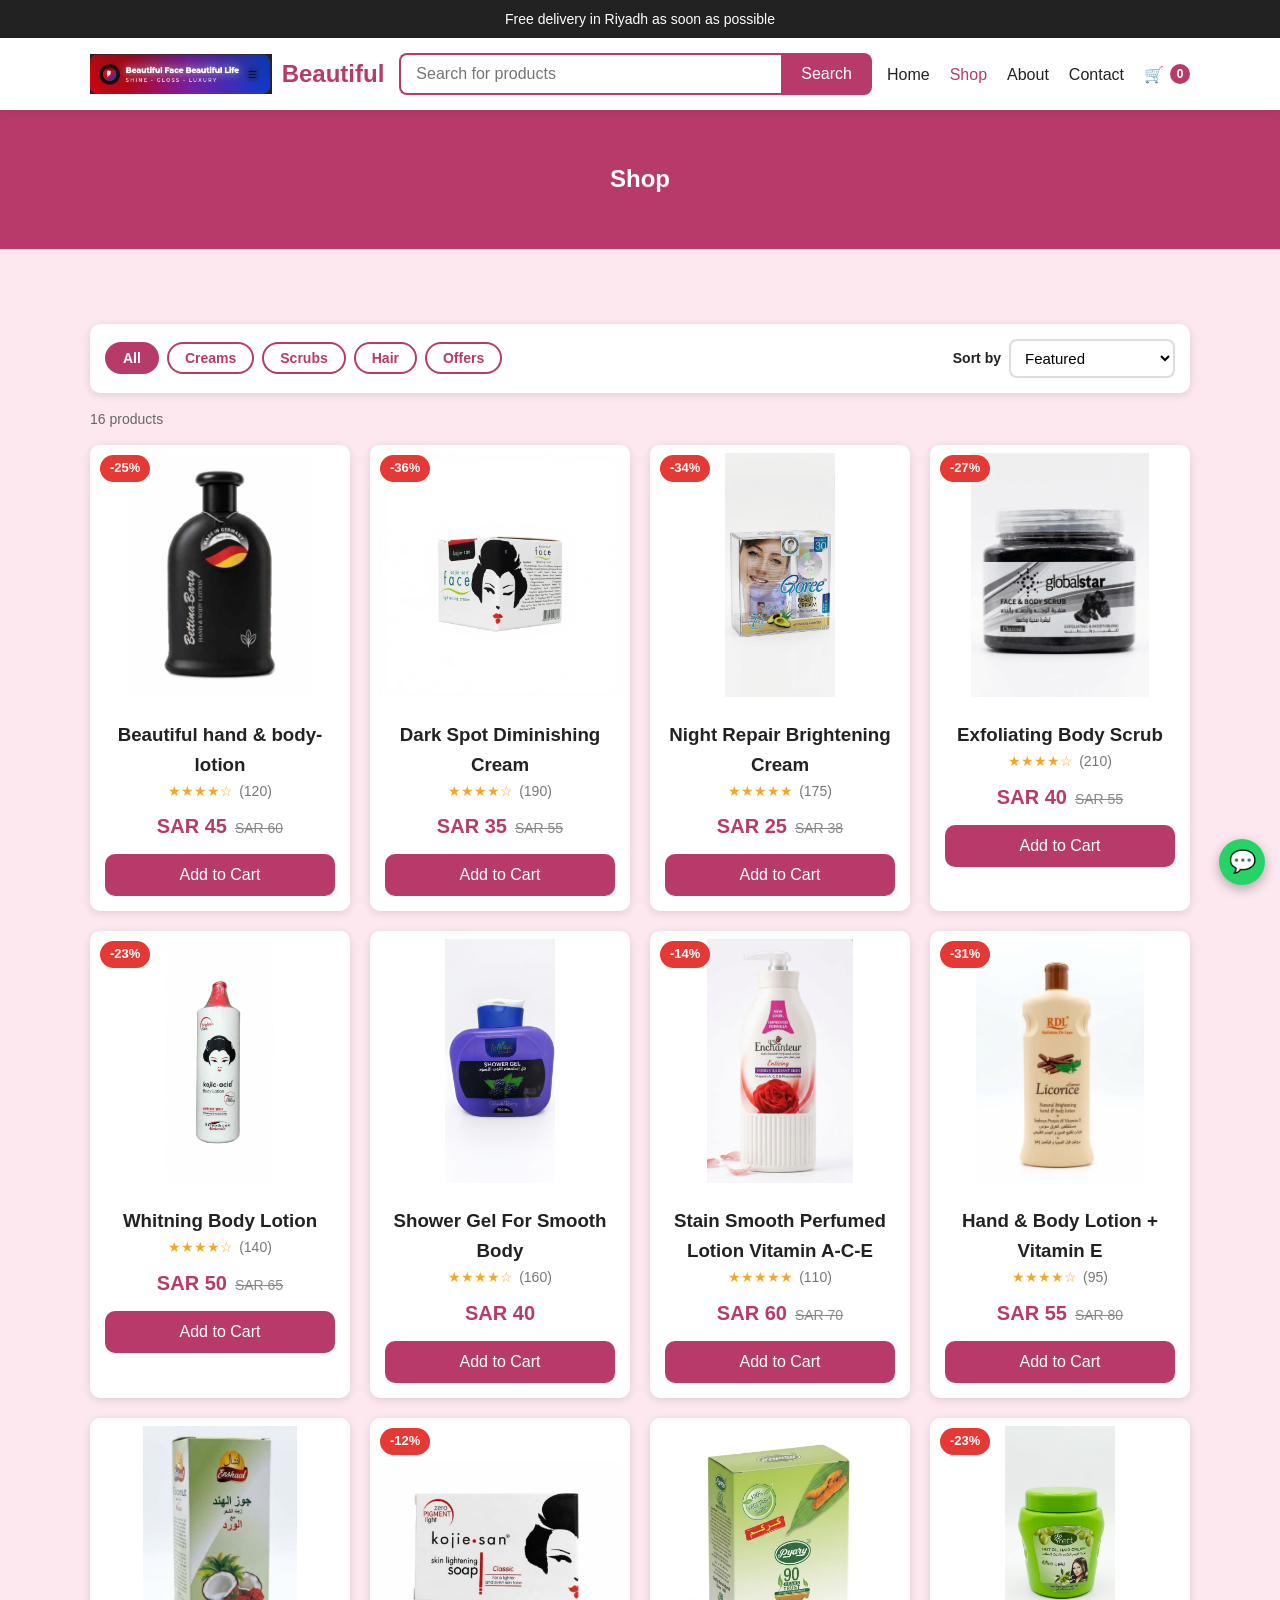
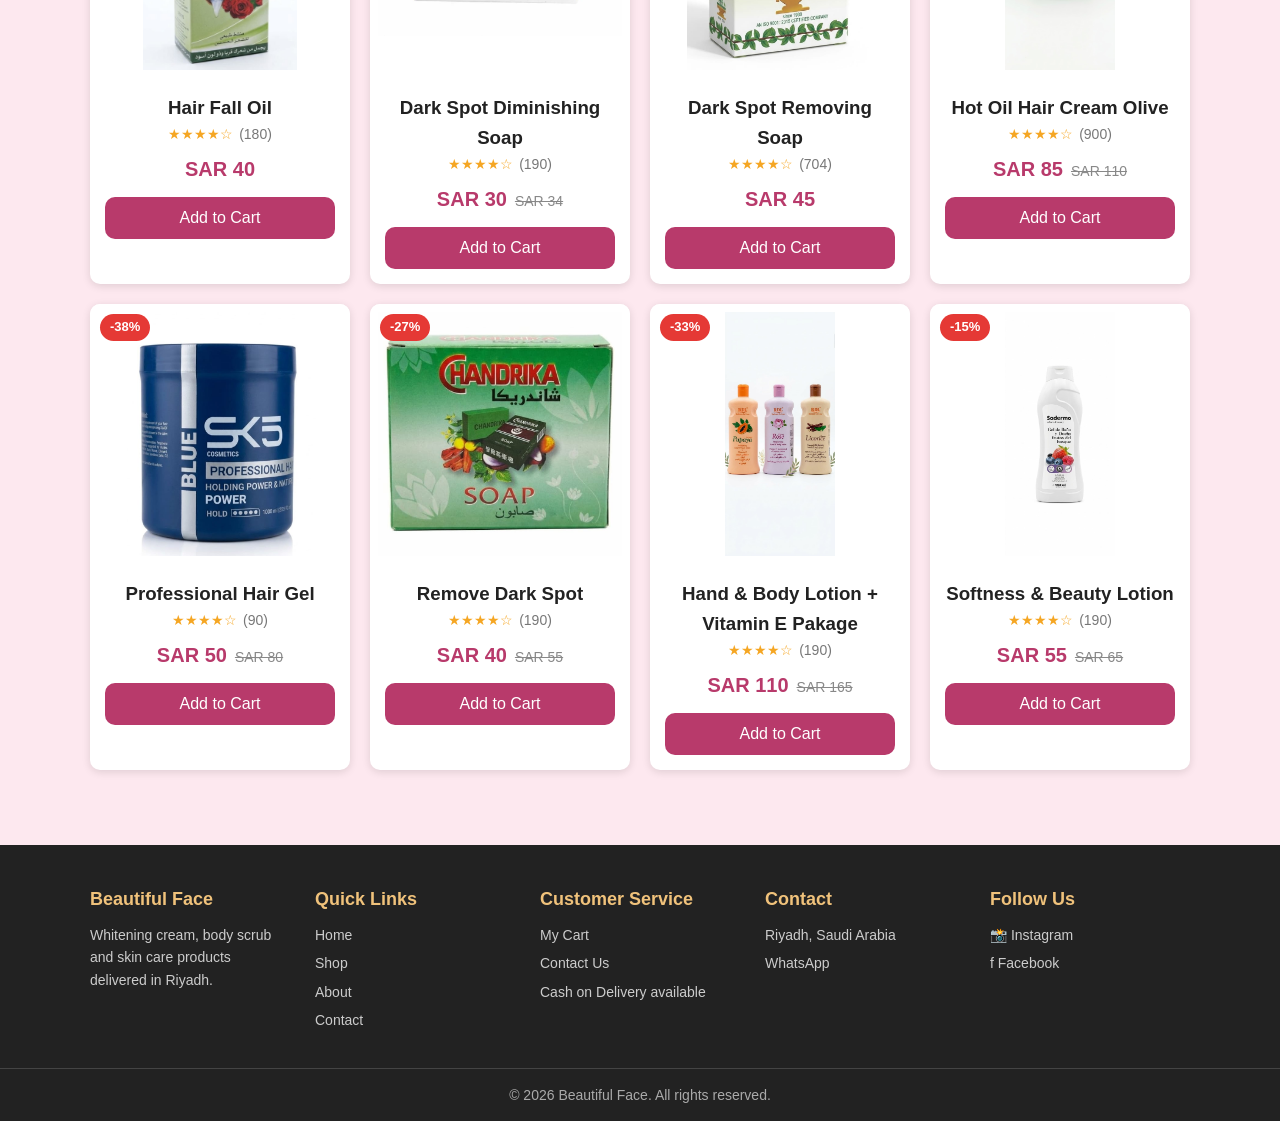
<file: shop.html>
<!doctype html>
<html lang="en">
  <head>
    <meta charset="UTF-8" />
    <meta name="viewport" content="width=device-width, initial-scale=1.0" />
    <meta
      name="description"
      content="Shop whitening cream, body scrub and skin care products."
    />
    <title>Shop | Beautiful Face</title>
    <link rel="icon" href="photos/logo.jpeg" />
    <meta name="theme-color" content="#b83a6b" />
    <link rel="stylesheet" href="style.css" />

    <meta property="og:image" content="https://wasift22.github.io/Beautiful-Face/photos/hero.jpeg" />
<meta property="og:url" content="https://wasift22.github.io/Beautiful-Face/" />
  </head>
  <body>
    <div class="top-bar">Free delivery in Riyadh as soon as possible</div>

    <header class="site-header">
      <div class="container header-inner">
        <a href="index.html" class="logo">
          <img src="photos/logo.jpeg" alt="Beautiful Face" />
          <span>Beautiful</span>
        </a>

        <button
          class="menu-toggle"
          type="button"
          aria-label="Open menu"
          aria-expanded="false"
        >
          ☰
        </button>

        <form class="search-box" action="shop.html">
          <input
            type="search"
            name="q"
            list="product-names"
            placeholder="Search for products"
            aria-label="Search"
          />
          <datalist id="product-names">
            <option value="Tone-Up Whitening Cream"></option>
            <option value="Dark Spot Diminishing Cream"></option>
            <option value="Night Repair Brightening Cream"></option>
            <option value="Exfoliating Body Scrub"></option>
            <option value="Coffee & Cocoa Firming Scrub"></option>
            <option value="Brightening Walnut"></option>
            <option value="Barrier Repair Moisturizer"></option>
            <option value="Anti-Aging & Firming Cream"></option>
            <option value="Hair Fall Oil"></option>
          </datalist>
          <button type="submit">Search</button>
        </form>

        <nav class="nav">
          <a href="index.html">Home</a>
          <a href="shop.html" class="active">Shop</a>
          <a href="about.html">About</a>
          <a href="contact.html">Contact</a>
          <a href="cart.html" class="cart-link"
            >🛒 <span class="cart-count">0</span></a
          >
        </nav>
      </div>
    </header>

    <main>
      <section class="page-title">
        <div class="container">
          <h1>Shop</h1>
        </div>
      </section>

      <section class="section">
        <div class="container">
          <!-- <h2 class="section-title">Our Products</h2> -->

          <p id="search-message" class="center-text"></p>

          <div class="shop-toolbar" id="shop-toolbar">
            <div class="filter-chips">
              <button type="button" class="chip active" data-category="all">
                All
              </button>
              <button type="button" class="chip" data-category="cream">
                Creams
              </button>
              <button type="button" class="chip" data-category="scrub">
                Scrubs
              </button>
              <button type="button" class="chip" data-category="hair">
                Hair
              </button>
              <button type="button" class="chip" data-category="offers">
                Offers
              </button>
            </div>

            <div class="sort-box">
              <label for="sort-select">Sort by</label>
              <select id="sort-select">
                <option value="default">Featured</option>
                <option value="price-asc">Price: Low to High</option>
                <option value="price-desc">Price: High to Low</option>
                <option value="rating">Top Rated</option>
                <option value="discount">Biggest Discount</option>
              </select>
            </div>
          </div>

          <p id="result-count" class="result-count"></p>

          <div class="products" id="product-list"></div>

          <p id="search-message" class="center-text"></p>

          <div class="products" id="product-list"></div>
        </div>
      </section>
    </main>

    <footer class="site-footer">
      <div class="container footer-grid">
        <div class="footer-col">
          <h3>Beautiful Face</h3>
          <p>
            Whitening cream, body scrub and skin care products delivered in
            Riyadh.
          </p>
        </div>

        <div class="footer-col">
          <h3>Quick Links</h3>
          <a href="index.html">Home</a>
          <a href="shop.html">Shop</a>
          <a href="about.html">About</a>
          <a href="contact.html">Contact</a>
        </div>

        <div class="footer-col">
          <h3>Customer Service</h3>
          <a href="cart.html">My Cart</a>
          <a href="contact.html">Contact Us</a>
          <p>Cash on Delivery available</p>
        </div>

        <div class="footer-col">
          <h3>Contact</h3>
          <p>Riyadh, Saudi Arabia</p>
          <a href="https://wa.me/966576756048" target="_blank" rel="noopener"
            >WhatsApp</a
          >
        </div>

        <div class="footer-col">
          <h3>Follow Us</h3>
          <a
            href="https://www.instagram.com/beauityy?srtk=cDZua3hvOWFvZWJ0"
            target="_blank"
            rel="noopener"
            >📸 Instagram</a
          >
          <a
            href="https://www.facebook.com/share/19V7PXWZJG/"
            target="_blank"
            rel="noopener"
            >f Facebook</a
          >
        </div>
      </div>

      <div class="footer-bottom">
        <p>© 2026 Beautiful Face. All rights reserved.</p>
      </div>
    </footer>

    <a
      href="https://wa.me/966576756048"
      class="whatsapp-float"
      target="_blank"
      rel="noopener"
      aria-label="Chat on WhatsApp"
      >💬</a
    >

    <script src="products.js"></script>
    <script src="script.js"></script>
  </body>
</html>
</file>
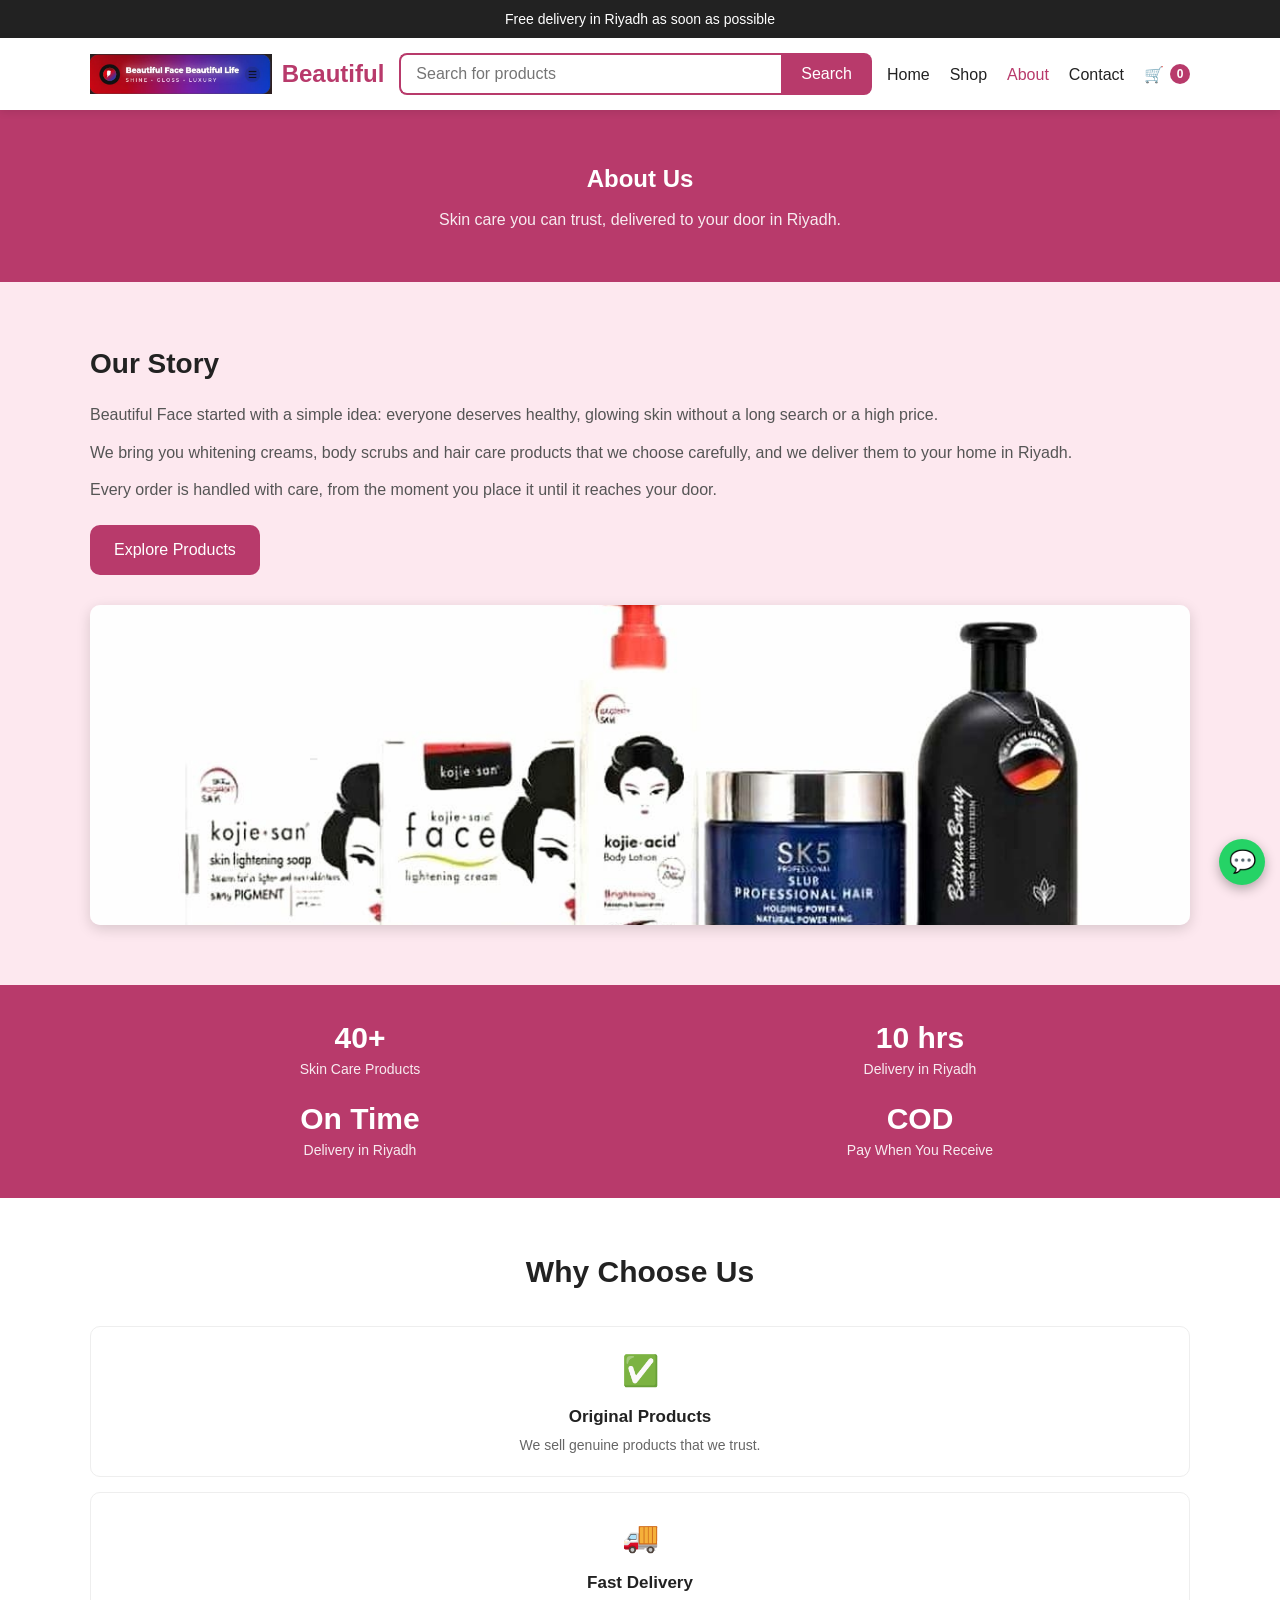
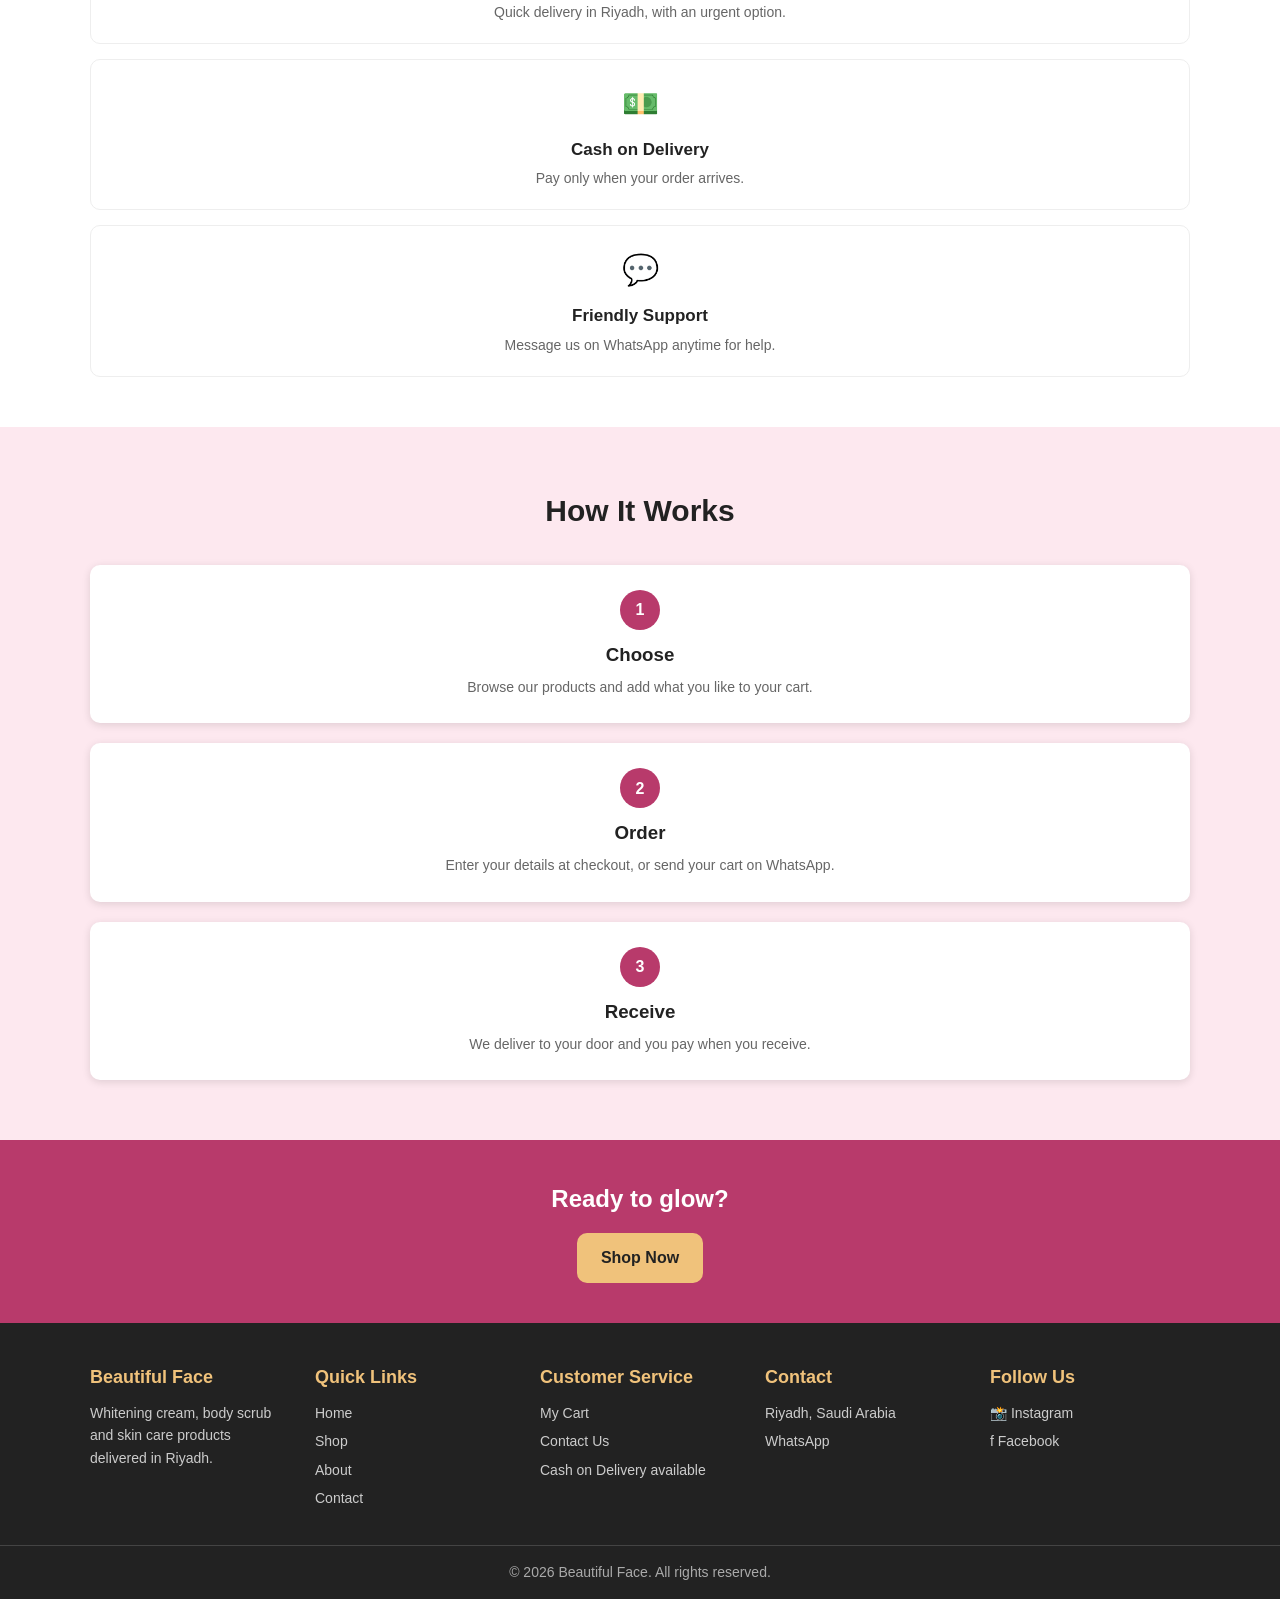
<file: my-new-site-3rd/about.html>
<!doctype html>
<html lang="en">
  <head>
    <meta charset="UTF-8" />
    <meta name="viewport" content="width=device-width, initial-scale=1.0" />
    <meta
      name="description"
      content="Learn about Beautiful Face: our story, our promise and how we deliver skin care products in Riyadh."
    />
    <title>About | Beautiful Face</title>
    <link rel="icon" href="photos/logo.jpeg" />
    <meta name="theme-color" content="#b83a6b" />
    <link rel="stylesheet" href="style.css" />
  </head>
  <body>
    <div class="top-bar">Free delivery in Riyadh as soon as possible</div>

    <header class="site-header">
      <div class="container header-inner">
        <a href="index.html" class="logo">
          <img src="photos/logo.jpeg" alt="Beautiful Face" />
          <span>Beautiful</span>
        </a>

        <button
          class="menu-toggle"
          type="button"
          aria-label="Open menu"
          aria-expanded="false"
        >
          ☰
        </button>

        <form class="search-box" action="shop.html">
          <input
            type="search"
            name="q"
            list="product-names"
            placeholder="Search for products"
            aria-label="Search"
          />
          <datalist id="product-names">
            <option value="Tone-Up Whitening Cream"></option>
            <option value="Dark Spot Diminishing Cream"></option>
            <option value="Night Repair Brightening Cream"></option>
            <option value="Exfoliating Body Scrub"></option>
            <option value="Coffee & Cocoa Firming Scrub"></option>
            <option value="Brightening Walnut"></option>
            <option value="Barrier Repair Moisturizer"></option>
            <option value="Anti-Aging & Firming Cream"></option>
            <option value="Hair Fall Oil"></option>
          </datalist>
          <button type="submit">Search</button>
        </form>

        <nav class="nav">
          <a href="index.html">Home</a>
          <a href="shop.html">Shop</a>
          <a href="about.html" class="active">About</a>
          <a href="contact.html">Contact</a>
          <a href="cart.html" class="cart-link"
            >🛒 <span class="cart-count">0</span></a
          >
        </nav>
      </div>
    </header>

    <main>
      <!-- 1. Title -->
      <section class="page-title">
        <div class="container">
          <h1>About Us</h1>
          <p>Skin care you can trust, delivered to your door in Riyadh.</p>
        </div>
      </section>

      <!-- 2. Our story -->
      <section class="section">
        <div class="container about-story">
          <div class="about-text">
            <h2>Our Story</h2>
            <p>
              Beautiful Face started with a simple idea: everyone deserves
              healthy, glowing skin without a long search or a high price.
            </p>
            <p>
              We bring you whitening creams, body scrubs and hair care products
              that we choose carefully, and we deliver them to your home in
              Riyadh.
            </p>
            <p>
              Every order is handled with care, from the moment you place it
              until it reaches your door.
            </p>
            <a href="shop.html" class="btn">Explore Products</a>
          </div>

          <img
            class="about-img"
            src="photos/pakage-of-five5.jpg"
            alt="Beautiful Face skin care product"
          />
        </div>
      </section>

      <!-- 3. Numbers -->
      <section class="stats-bar">
        <div class="container stats-grid">
          <div class="stat">
            <strong>40+</strong>
            <span>Skin Care Products</span>
          </div>
          <div class="stat">
            <strong>10 hrs</strong>
            <span>Delivery in Riyadh</span>
          </div>
          <div class="stat">
            <strong>On Time</strong>
            <span>Delivery in Riyadh</span>
          </div>
          <div class="stat">
            <strong>COD</strong>
            <span>Pay When You Receive</span>
          </div>
        </div>
      </section>

      <!-- 4. Why choose us -->
      <section class="about-why">
        <div class="container">
          <h2 class="section-title">Why Choose Us</h2>

          <div class="info-grid">
            <div class="info-card">
              <div class="info-icon">✅</div>
              <h3>Original Products</h3>
              <p>We sell genuine products that we trust.</p>
            </div>
            <div class="info-card">
              <div class="info-icon">🚚</div>
              <h3>Fast Delivery</h3>
              <p>Quick delivery in Riyadh, with an urgent option.</p>
            </div>
            <div class="info-card">
              <div class="info-icon">💵</div>
              <h3>Cash on Delivery</h3>
              <p>Pay only when your order arrives.</p>
            </div>
            <div class="info-card">
              <div class="info-icon">💬</div>
              <h3>Friendly Support</h3>
              <p>Message us on WhatsApp anytime for help.</p>
            </div>
          </div>
        </div>
      </section>

      <!-- 5. How it works -->
      <section class="section">
        <div class="container">
          <h2 class="section-title">How It Works</h2>

          <div class="how-grid">
            <div class="how-card">
              <span class="how-number">1</span>
              <h3>Choose</h3>
              <p>Browse our products and add what you like to your cart.</p>
            </div>
            <div class="how-card">
              <span class="how-number">2</span>
              <h3>Order</h3>
              <p>
                Enter your details at checkout, or send your cart on WhatsApp.
              </p>
            </div>
            <div class="how-card">
              <span class="how-number">3</span>
              <h3>Receive</h3>
              <p>We deliver to your door and you pay when you receive.</p>
            </div>
          </div>
        </div>
      </section>

      <!-- 6. Call to action -->
      <section class="cta">
        <div class="container">
          <h2>Ready to glow?</h2>
          <a href="shop.html" class="btn">Shop Now</a>
        </div>
      </section>
    </main>

    <footer class="site-footer">
      <div class="container footer-grid">
        <div class="footer-col">
          <h3>Beautiful Face</h3>
          <p>
            Whitening cream, body scrub and skin care products delivered in
            Riyadh.
          </p>
        </div>

        <div class="footer-col">
          <h3>Quick Links</h3>
          <a href="index.html">Home</a>
          <a href="shop.html">Shop</a>
          <a href="about.html">About</a>
          <a href="contact.html">Contact</a>
        </div>

        <div class="footer-col">
          <h3>Customer Service</h3>
          <a href="cart.html">My Cart</a>
          <a href="contact.html">Contact Us</a>
          <p>Cash on Delivery available</p>
        </div>

        <div class="footer-col">
          <h3>Contact</h3>
          <p>Riyadh, Saudi Arabia</p>
          <a href="https://wa.me/966576756048" target="_blank" rel="noopener"
            >WhatsApp</a
          >
        </div>

        <div class="footer-col">
          <h3>Follow Us</h3>
          <a
            href="https://www.instagram.com/beauityy?srtk=cDZua3hvOWFvZWJ0"
            target="_blank"
            rel="noopener"
            >📸 Instagram</a
          >
          <a
            href="https://www.facebook.com/share/19V7PXWZJG/"
            target="_blank"
            rel="noopener"
            >f Facebook</a
          >
        </div>
      </div>

      <div class="footer-bottom">
        <p>© 2026 Beautiful Face. All rights reserved.</p>
      </div>
    </footer>

    <a
      href="https://wa.me/966576756048"
      class="whatsapp-float"
      target="_blank"
      rel="noopener"
      aria-label="Chat on WhatsApp"
      >💬</a
    >

    <script src="script.js"></script>
  </body>
</html>
</file>
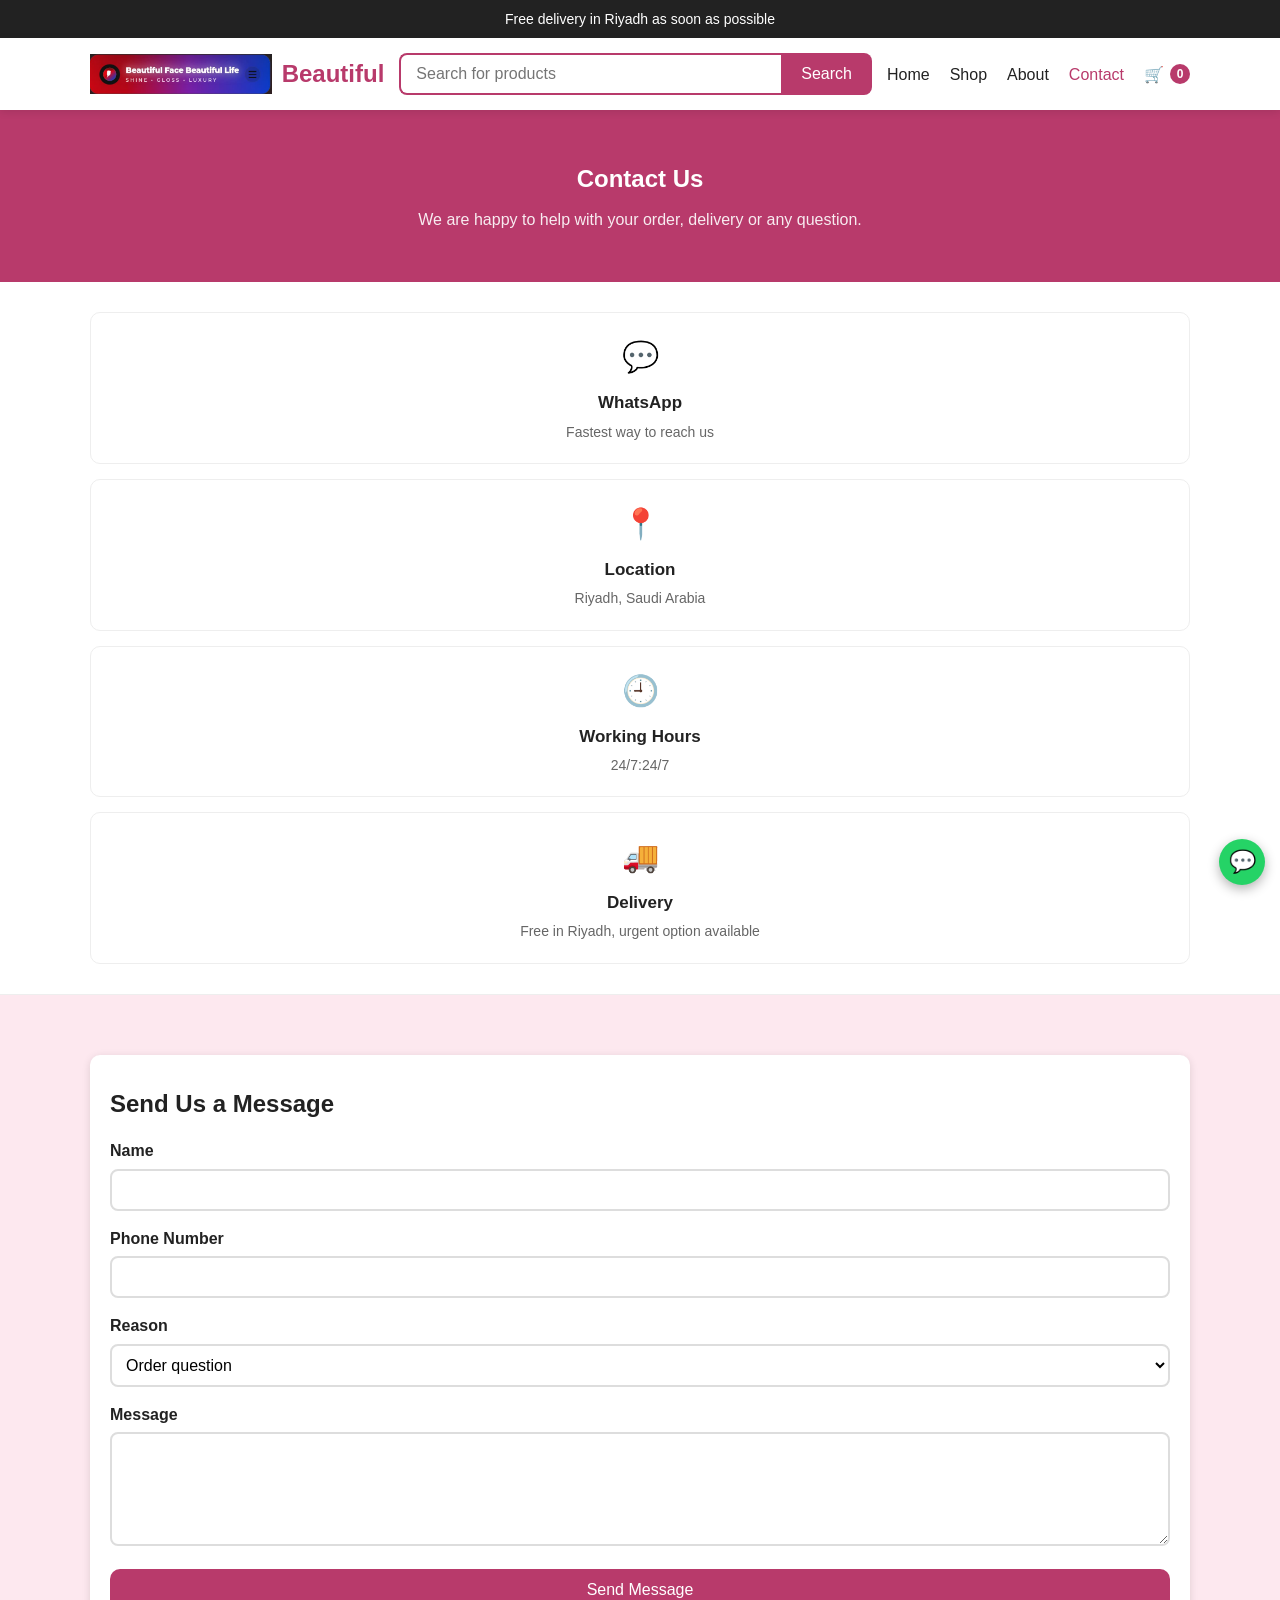
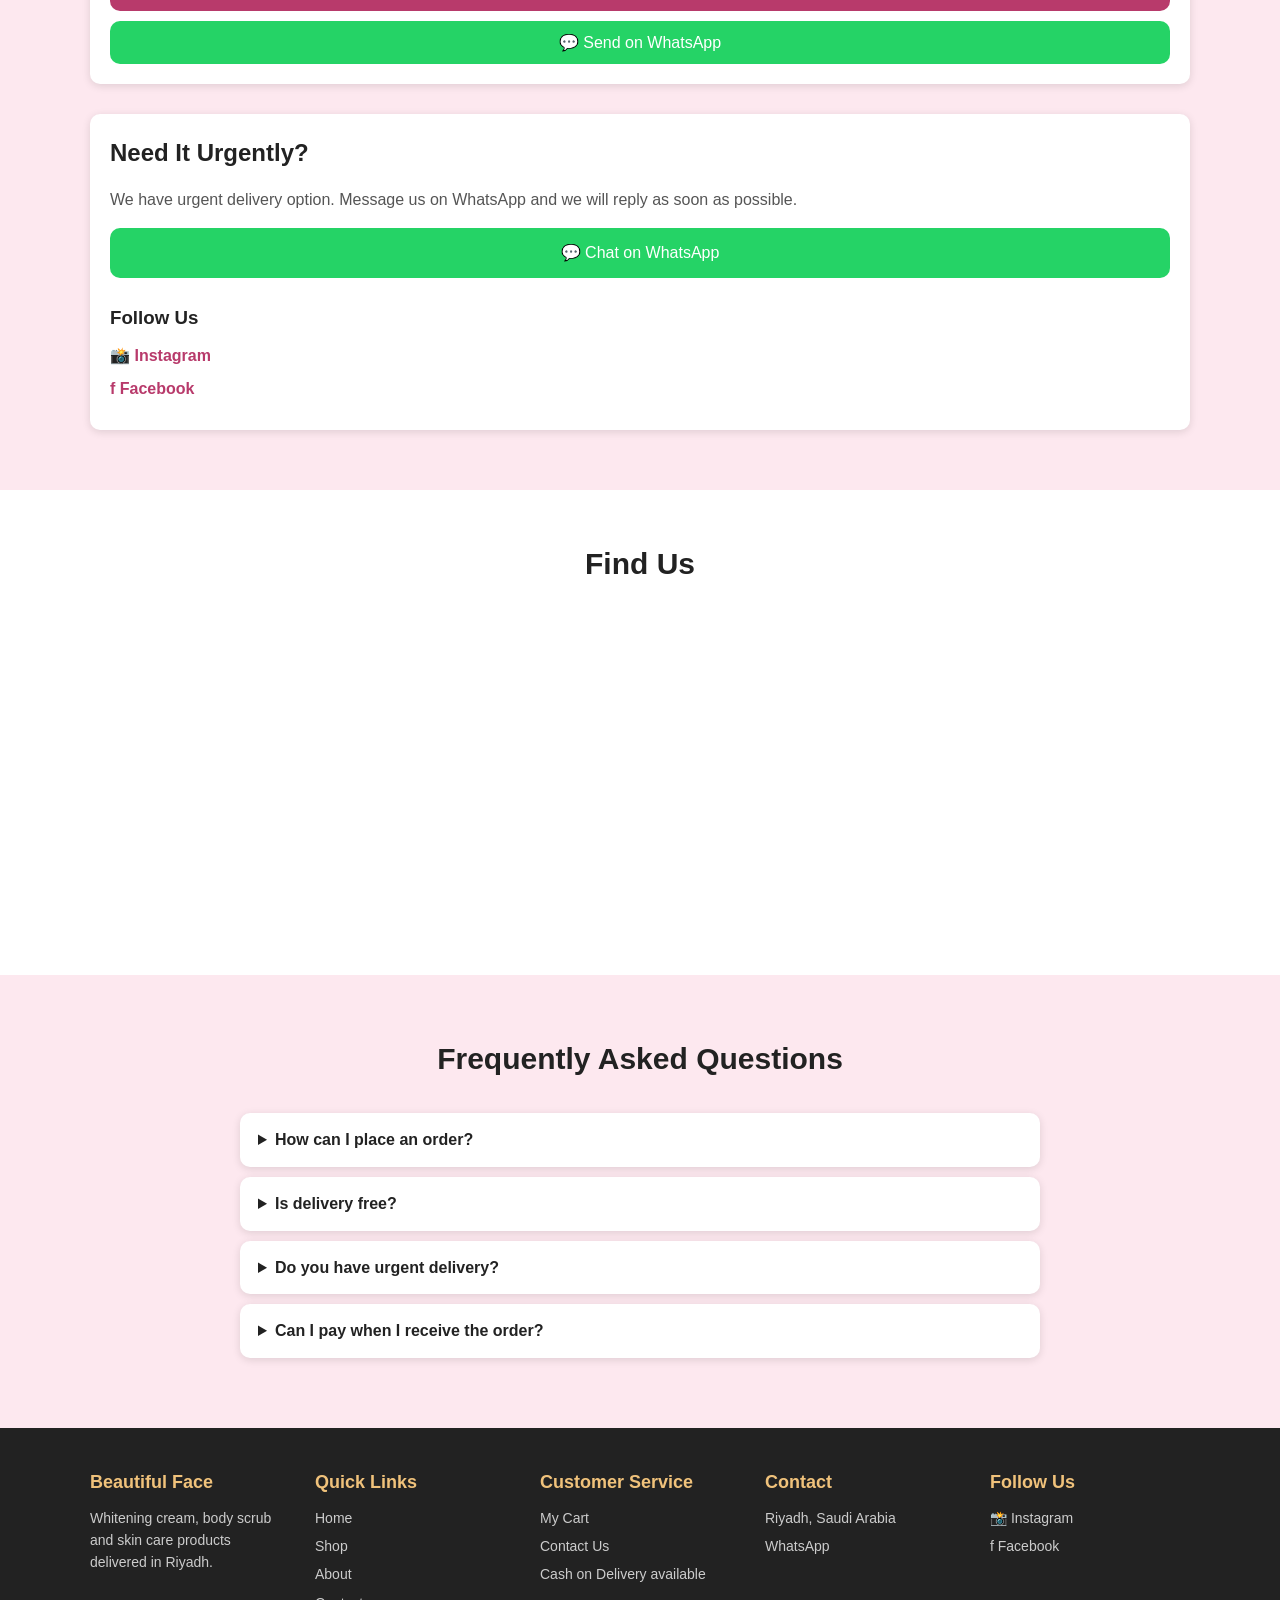
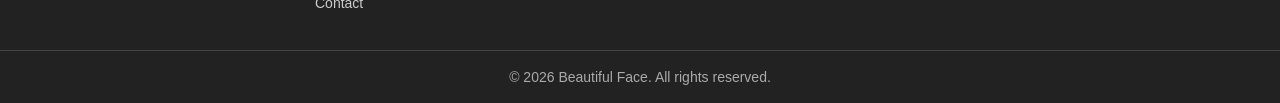
<file: my-new-site-3rd/contact.html>
<!doctype html>
<html lang="en">
  <head>
    <meta charset="UTF-8" />
    <meta name="viewport" content="width=device-width, initial-scale=1.0" />
    <meta
      name="description"
      content="Contact Beautiful Face for orders, delivery and any questions."
    />
    <title>Contact | Beautiful Face</title>
    <link rel="icon" href="photos/logo.jpeg" />
    <meta name="theme-color" content="#b83a6b" />
    <link rel="stylesheet" href="style.css" />
  </head>
  <body>
    <div class="top-bar">Free delivery in Riyadh as soon as possible</div>

    <header class="site-header">
      <div class="container header-inner">
        <a href="index.html" class="logo">
          <img src="photos/logo.jpeg" alt="Beautiful Face" />
          <span>Beautiful</span>
        </a>

        <button
          class="menu-toggle"
          type="button"
          aria-label="Open menu"
          aria-expanded="false"
        >
          ☰
        </button>

        <form class="search-box" action="shop.html">
          <input
            type="search"
            name="q"
            list="product-names"
            placeholder="Search for products"
            aria-label="Search"
          />
          <datalist id="product-names">
            <option value="Tone-Up Whitening Cream"></option>
            <option value="Dark Spot Diminishing Cream"></option>
            <option value="Night Repair Brightening Cream"></option>
            <option value="Exfoliating Body Scrub"></option>
            <option value="Coffee & Cocoa Firming Scrub"></option>
            <option value="Brightening Walnut"></option>
            <option value="Barrier Repair Moisturizer"></option>
            <option value="Anti-Aging & Firming Cream"></option>
            <option value="Hair Fall Oil"></option>
          </datalist>
          <button type="submit">Search</button>
        </form>

        <nav class="nav">
          <a href="index.html">Home</a>
          <a href="shop.html">Shop</a>
          <a href="about.html">About</a>
          <a href="contact.html" class="active">Contact</a>
          <a href="cart.html" class="cart-link"
            >🛒 <span class="cart-count">0</span></a
          >
        </nav>
      </div>
    </header>

    <main>
      <!-- 1. Title -->
      <section class="page-title">
        <div class="container">
          <h1>Contact Us</h1>
          <p>We are happy to help with your order, delivery or any question.</p>
        </div>
      </section>

      <!-- 2. Quick info cards -->
      <section class="info-cards">
        <div class="container info-grid">
          <a
            class="info-card"
            href="https://wa.me/966576756048?text=Hello"
            target="_blank"
            rel="noopener"
          >
            <div class="info-icon">💬</div>
            <h3>WhatsApp</h3>
            <p>Fastest way to reach us</p>
          </a>

          <div class="info-card">
            <div class="info-icon">📍</div>
            <h3>Location</h3>
            <p>Riyadh, Saudi Arabia</p>
          </div>

          <div class="info-card">
            <div class="info-icon">🕘</div>
            <h3>Working Hours</h3>
            <p>24/7:24/7</p>
          </div>

          <div class="info-card">
            <div class="info-icon">🚚</div>
            <h3>Delivery</h3>
            <p>Free in Riyadh, urgent option available</p>
          </div>
        </div>
      </section>

      <!-- 3. Form + side box -->
      <section class="section">
        <div class="container contact-layout">
          <form
            class="checkout-form"
            id="contact-form"
            action="https://formspree.io/f/YOUR_FORM_ID"
            method="post"
          >
            <h2>Send Us a Message</h2>

            <div class="form-group">
              <label for="name">Name</label>
              <input type="text" id="name" name="name" required />
            </div>

            <div class="form-group">
              <label for="phone">Phone Number</label>
              <input type="tel" id="phone" name="phone" required />
            </div>

            <div class="form-group">
              <label for="reason">Reason</label>
              <select id="reason" name="reason">
                <option>Order question</option>
                <option>Delivery</option>
                <option>Product advice</option>
                <option>Other</option>
              </select>
            </div>

            <div class="form-group">
              <label for="message">Message</label>
              <textarea
                id="message"
                name="message"
                rows="5"
                required
              ></textarea>
            </div>

            <div class="form-actions">
              <button type="submit" class="btn btn-full">Send Message</button>
              <button
                type="button"
                id="send-whatsapp"
                class="btn btn-full btn-whatsapp"
              >
                💬 Send on WhatsApp
              </button>
            </div>
          </form>

          <aside class="summary">
            <h2>Need It Urgently?</h2>
            <p class="side-text">
              We have urgent delivery option. Message us on WhatsApp and we will
              reply as soon as possible.
            </p>
            <a
              href="https://wa.me/966576756048?text=Hello%2C%20I%20need%20urgent%20delivery"
              class="btn btn-full btn-whatsapp"
              target="_blank"
              rel="noopener"
            >
              💬 Chat on WhatsApp
            </a>

            <h3 class="side-heading">Follow Us</h3>
            <a
              href="https://www.instagram.com/beauityy?srtk=cDZua3hvOWFvZWJ0"
              class="side-link"
              target="_blank"
              rel="noopener"
              >📸 Instagram</a
            >
            <a
              href="https://www.facebook.com/share/19V7PXWZJG/"
              class="side-link"
              target="_blank"
              rel="noopener"
              >f Facebook</a
            >
          </aside>
        </div>
      </section>

      <!-- 4. Map -->
      <section class="map-section">
        <div class="container">
          <h2 class="section-title">Find Us</h2>
          <div class="map-box">
            <iframe
              title="Our location in Riyadh"
              src="https://www.google.com/maps?q=Riyadh%2C%20Saudi%20Arabia&output=embed"
              loading="lazy"
              referrerpolicy="no-referrer-when-downgrade"
            ></iframe>
          </div>
        </div>
      </section>

      <!-- 5. FAQ -->
      <section class="section">
        <div class="container">
          <h2 class="section-title">Frequently Asked Questions</h2>

          <div class="faq-list">
            <details>
              <summary>How can I place an order?</summary>
              <p>
                Add products to your cart, then go to checkout, or send your
                cart to us on WhatsApp.
              </p>
            </details>

            <details>
              <summary>Is delivery free?</summary>
              <p>
                Yes, delivery is free in Riyadh if you want to urgent delivery
                you should pay cash.
              </p>
            </details>

            <details>
              <summary>Do you have urgent delivery?</summary>
              <p>Yes. Please message us on WhatsApp and we will arrange it.</p>
            </details>

            <details>
              <summary>Can I pay when I receive the order?</summary>
              <p>Yes, Cash on Delivery is available.</p>
            </details>
          </div>
        </div>
      </section>
    </main>

    <footer class="site-footer">
      <div class="container footer-grid">
        <div class="footer-col">
          <h3>Beautiful Face</h3>
          <p>
            Whitening cream, body scrub and skin care products delivered in
            Riyadh.
          </p>
        </div>

        <div class="footer-col">
          <h3>Quick Links</h3>
          <a href="index.html">Home</a>
          <a href="shop.html">Shop</a>
          <a href="about.html">About</a>
          <a href="contact.html">Contact</a>
        </div>

        <div class="footer-col">
          <h3>Customer Service</h3>
          <a href="cart.html">My Cart</a>
          <a href="contact.html">Contact Us</a>
          <p>Cash on Delivery available</p>
        </div>

        <div class="footer-col">
          <h3>Contact</h3>
          <p>Riyadh, Saudi Arabia</p>
          <a href="https://wa.me/966576756048" target="_blank" rel="noopener"
            >WhatsApp</a
          >
        </div>

        <div class="footer-col">
          <h3>Follow Us</h3>
          <a
            href="https://www.instagram.com/beauityy?srtk=cDZua3hvOWFvZWJ0"
            target="_blank"
            rel="noopener"
            >📸 Instagram</a
          >
          <a
            href="https://www.facebook.com/share/19V7PXWZJG/"
            target="_blank"
            rel="noopener"
            >f Facebook</a
          >
        </div>
      </div>

      <div class="footer-bottom">
        <p>© 2026 Beautiful Face. All rights reserved.</p>
      </div>
    </footer>

    <a
      href="https://wa.me/966576756048"
      class="whatsapp-float"
      target="_blank"
      rel="noopener"
      aria-label="Chat on WhatsApp"
      >💬</a
    >

    <script src="script.js"></script>
  </body>
</html>
</file>
<file: style.css>
/* ==========================
   1. VARIABLES
   ========================== */
:root {
    --primary: #b83a6b;
    --accent: #f0c27b;
    --dark: #222;
    --light: #fff5f7;
    --white: #fff;
    --radius: 10px;
    --space: 20px;
}

/* ==========================
   2. RESET
   ========================== */
* {
    margin: 0;
    padding: 0;
    box-sizing: border-box;
}

/* ==========================
   3. BASE
   ========================== */
body {
    font-family: Arial, Helvetica, sans-serif;
    line-height: 1.6;
    color: var(--dark);
    background-color: var(--white);
    min-height: 100vh;
    display: flex;
    flex-direction: column;
}

main {
    flex: 1;
}

img {
    max-width: 100%;
    display: block;
}

a {
    color: inherit;
    text-decoration: none;
}

/* JavaScript se chhupai hui cheez hamesha chhupi rahe */
[hidden] {
    display: none !important;
}

/* ==========================
   4. LAYOUT
   ========================== */
.container {
    width: 90%;
    max-width: 1100px;
    margin: 0 auto;
}

.section {
    padding: 60px 0;
    background-color: #fde8ef;
}

.section-title {
    text-align: center;
    font-size: 30px;
    margin-bottom: 30px;
}

.center-text {
    text-align: center;
    max-width: 700px;
    margin: 0 auto 15px;
}

/* ==========================
   5. BUTTONS
   ========================== */
.btn {
    display: inline-block;
    background-color: var(--primary);
    color: var(--white);
    padding: 12px 24px;
    border-radius: var(--radius);
    transition: 0.3s;
}

.btn:hover {
    opacity: 0.85;
}

button.btn {
    border: none;
    cursor: pointer;
    font-size: 16px;
}

.btn-full {
    display: block;
    width: 100%;
    text-align: center;
    margin-top: 15px;
}

.btn-outline {
    background-color: transparent;
    color: var(--primary);
    border: 2px solid var(--primary);
}

.btn-whatsapp {
    background-color: #25d366;
    color: #fff;
}

/* ==========================
   6. TOP BAR
   ========================== */
.top-bar {
    background-color: var(--dark);
    color: var(--white);
    text-align: center;
    font-size: 14px;
    padding: 8px 10px;
}

/* ==========================
   7. HEADER
   ========================== */
.site-header {
    background-color: var(--white);
    box-shadow: 0 2px 8px rgba(0, 0, 0, 0.1);
    position: sticky;
    top: 0;
    z-index: 100;
}

.header-inner {
    display: flex;
    flex-wrap: wrap;
    justify-content: space-between;
    align-items: center;
    gap: 15px;
    padding: 15px 0;
}

.logo {
    display: flex;
    align-items: center;
    gap: 10px;
    font-size: 24px;
    font-weight: bold;
    color: var(--primary);
}

.logo img {
    height: 40px;
    width: auto;
}

/* Hamburger button */
.menu-toggle {
    background: none;
    border: 2px solid var(--primary);
    color: var(--primary);
    font-size: 22px;
    padding: 2px 12px;
    border-radius: 8px;
    cursor: pointer;
}

/* Search box */
.search-box {
    order: 3;
    width: 100%;
    display: flex;
}

.search-box input {
    flex: 1;
    padding: 10px 15px;
    border: 2px solid var(--primary);
    border-right: none;
    border-radius: 8px 0 0 8px;
    font-size: 16px;
}

.search-box input:focus {
    outline: none;
}

.search-box button {
    background-color: var(--primary);
    color: var(--white);
    border: none;
    padding: 0 20px;
    border-radius: 0 8px 8px 0;
    cursor: pointer;
    font-size: 16px;
}

/* Menu (phone par band, button se khulta hai) */
.nav {
    display: none;
    flex-direction: column;
    width: 100%;
    order: 4;
}

.nav.open {
    display: flex;
}

.nav a {
    transition: 0.3s;
    padding: 12px 0;
    border-top: 1px solid #eee;
}

.nav a:hover,
.nav a.active {
    color: var(--primary);
}

/* Cart icon aur number */
.cart-link {
    display: flex;
    align-items: center;
    gap: 6px;
}

.cart-count {
    background-color: var(--primary);
    color: var(--white);
    font-size: 12px;
    font-weight: bold;
    min-width: 20px;
    height: 20px;
    border-radius: 50%;
    display: flex;
    align-items: center;
    justify-content: center;
}

/* ==========================
   8. CATEGORY BAR
   ========================== */
.category-bar {
    background-color: var(--white);
    border-bottom: 1px solid #eee;
}

.category-inner {
    display: flex;
    gap: 25px;
    overflow-x: auto;
    white-space: nowrap;
    padding: 10px 0;
}

.category-inner a {
    font-weight: bold;
    font-size: 15px;
    transition: 0.3s;
}

.category-inner a:hover {
    color: var(--primary);
}

/* ==========================
   9. HERO AUR PAGE TITLE
   ========================== */
.hero {
    background-color: var(--primary);
    background-image: linear-gradient(rgba(0,0,0,0.45), rgba(0,0,0,0.45)), url("pictures/hero.jpeg");
    background-size: cover;
    background-position: center;
    color: var(--white);
    text-align: center;
    padding: 80px 0;
}

.hero h1 {
    font-size: 32px;
    line-height: 1.2;
    margin-bottom: 15px;
}

.hero p {
    font-size: 18px;
    max-width: 600px;
    margin: 0 auto 30px;
}

.hero .btn {
    background-color: var(--accent);
    color: var(--dark);
    font-weight: bold;
    padding: 14px 32px;
}

.page-title {
    background-color: var(--primary);
    color: var(--white);
    text-align: center;
    padding: 50px 0;
}

/* ==========================
   10. FEATURES AUR URGENT
   ========================== */
.features {
    background-color: var(--white);
    border-bottom: 1px solid #eee;
    padding: 20px 0;
}

.features-inner {
    display: grid;
    grid-template-columns: 1fr;
    gap: 15px;
    text-align: center;
}

.feature strong {
    display: block;
}

.feature span {
    font-size: 14px;
    color: #666;
}

.urgent {
    background-color: #e8f8ef;
    border-top: 1px solid #c9ecd8;
    border-bottom: 1px solid #c9ecd8;
    padding: 25px 0;
}

.urgent-inner {
    display: flex;
    flex-direction: column;
    align-items: center;
    gap: 15px;
    text-align: center;
}

.urgent-text h2 {
    font-size: 22px;
    margin-bottom: 5px;
}

.urgent .btn {
    padding: 8px 18px;
    font-size: 14px;
}

.cta {
    background-color: var(--primary);
    color: var(--white);
    text-align: center;
    padding: 40px 0;
}

.cta h2 {
    margin-bottom: 15px;
}

.cta .btn {
    background-color: var(--accent);
    color: var(--dark);
    font-weight: bold;
}

/* ==========================
   11. PRODUCTS
   ========================== */
.products {
    display: grid;
    grid-template-columns: 1fr;
    gap: var(--space);
}

.product-card {
    position: relative;
    background-color: var(--white);
    border-radius: var(--radius);
    overflow: hidden;
    box-shadow: 0 2px 8px rgba(0, 0, 0, 0.12);
    transition: 0.3s;
}

.product-card:hover {
    transform: translateY(-5px);
    box-shadow: 0 8px 20px rgba(0, 0, 0, 0.2);
}

.product-card img {
    width: 100%;
    aspect-ratio: 1 / 1;
    object-fit: contain;
    background-color: #fff;
    padding: 8px;
}

.product-info {
    padding: 15px;
    text-align: center;
}

.product-info .btn {
    display: block;
    width: 100%;
}

.badge {
    position: absolute;
    top: 10px;
    left: 10px;
    background-color: #e53935;
    color: var(--white);
    font-size: 13px;
    font-weight: bold;
    padding: 3px 10px;
    border-radius: 20px;
    z-index: 1;
}

.rating {
    display: flex;
    justify-content: center;
    align-items: center;
    gap: 6px;
    font-size: 14px;
}

.stars {
    color: #f5a623;
}

.review-count {
    color: #777;
}

.price-row {
    display: flex;
    justify-content: center;
    align-items: baseline;
    gap: 8px;
    margin: 8px 0 12px;
}

.price {
    color: var(--primary);
    font-weight: bold;
}

.price-row .price {
    font-size: 20px;
}

.old-price {
    color: #888;
    font-size: 14px;
}

/* ==========================
   SHOP TOOLBAR (filter aur sort)
   ========================== */
.shop-toolbar {
    display: flex;
    flex-direction: column;
    gap: 15px;
    background-color: var(--white);
    padding: 15px;
    border-radius: var(--radius);
    box-shadow: 0 2px 8px rgba(0, 0, 0, 0.12);
    margin-bottom: 15px;
}

.filter-chips {
    display: flex;
    gap: 8px;
    overflow-x: auto;
}

.chip {
    background-color: var(--white);
    color: var(--primary);
    border: 2px solid var(--primary);
    padding: 6px 16px;
    border-radius: 20px;
    font-size: 14px;
    font-weight: bold;
    cursor: pointer;
    white-space: nowrap;
    transition: 0.3s;
}

.chip:hover {
    background-color: var(--light);
}

.chip.active {
    background-color: var(--primary);
    color: var(--white);
}

.sort-box {
    display: flex;
    align-items: center;
    gap: 8px;
}

.sort-box label {
    font-size: 14px;
    font-weight: bold;
}

.sort-box select {
    flex: 1;
    padding: 8px 10px;
    border: 2px solid #ddd;
    border-radius: 8px;
    font-size: 15px;
    font-family: inherit;
    background-color: var(--white);
}

.result-count {
    color: #666;
    font-size: 14px;
    margin-bottom: 15px;
}

.no-results {
    grid-column: 1 / -1;
    text-align: center;
    padding: 40px 0;
    color: #666;
}


/* ==========================
   PRODUCT DETAIL PAGE
   ========================== */
.product-card h3 a:hover {
    color: var(--primary);
}

.crumb-bar {
    background-color: var(--white);
    border-bottom: 1px solid #eee;
    padding: 10px 0;
    font-size: 14px;
}

.breadcrumb {
    display: flex;
    flex-wrap: wrap;
    gap: 8px;
    color: #666;
}

.breadcrumb a:hover {
    color: var(--primary);
}

.detail-grid {
    display: grid;
    grid-template-columns: 1fr;
    gap: 30px;
    background-color: var(--white);
    padding: 20px;
    border-radius: var(--radius);
    box-shadow: 0 2px 8px rgba(0, 0, 0, 0.12);
}

.detail-image {
    position: relative;
}

.detail-image img {
    width: 100%;
    aspect-ratio: 1 / 1;
    object-fit: contain;
    background-color: #fff;
    border-radius: var(--radius);
}

.detail-category {
    color: var(--primary);
    font-size: 14px;
    font-weight: bold;
}

.detail-info h1 {
    font-size: 26px;
    line-height: 1.3;
    margin: 4px 0 8px;
}

.detail-info .rating {
    justify-content: flex-start;
}

.detail-price {
    display: flex;
    flex-wrap: wrap;
    align-items: baseline;
    gap: 10px;
    margin: 12px 0;
}

.detail-price .price {
    font-size: 28px;
    margin: 0;
}

.save-text {
    color: #2e7d32;
    font-size: 14px;
    font-weight: bold;
}

.detail-desc {
    color: #555;
    margin-bottom: 12px;
}

.detail-points {
    list-style: none;
    margin-bottom: 18px;
    font-size: 14px;
    color: #444;
}

.detail-points li {
    margin-bottom: 4px;
}

.detail-buy {
    display: flex;
    align-items: center;
    gap: 15px;
    margin-bottom: 5px;
}

.detail-buy .btn {
    flex: 1;
    text-align: center;
}

.related {
    background-color: var(--white);
    padding: 50px 0;
}

/* ==========================
   12. CUSTOMER REVIEWS
   ========================== */
.review-grid {
    display: grid;
    grid-template-columns: 1fr;
    gap: var(--space);
}

.review-card {
    background-color: var(--white);
    padding: 20px;
    border-radius: var(--radius);
    box-shadow: 0 2px 8px rgba(0, 0, 0, 0.12);
    text-align: center;
}

.review-card p {
    margin: 10px 0;
    color: #555;
}

/* ==========================
   13. CART PAGE
   ========================== */
.steps {
    display: flex;
    justify-content: center;
    flex-wrap: wrap;
    gap: 10px;
    margin-top: 12px;
    font-size: 14px;
}

.steps span {
    opacity: 0.6;
}

.steps .current {
    opacity: 1;
    font-weight: bold;
}

.cart-layout {
    display: grid;
    grid-template-columns: 1fr;
    gap: 30px;
}

.cart-head {
    display: flex;
    justify-content: space-between;
    align-items: center;
    margin-bottom: 15px;
}

.cart-head h2 {
    font-size: 20px;
}

.cart-item {
    display: flex;
    align-items: center;
    flex-wrap: wrap;
    gap: 15px;
    background-color: var(--white);
    padding: 15px;
    border-radius: var(--radius);
    box-shadow: 0 2px 8px rgba(0, 0, 0, 0.12);
    margin-bottom: 15px;
}

.cart-item img {
    width: 80px;
    height: 80px;
    object-fit: cover;
    border-radius: 8px;
}

.cart-details {
    flex: 1;
    min-width: 140px;
}

.cart-item strong {
    min-width: 80px;
    text-align: right;
}

.qty {
    display: flex;
    align-items: center;
    gap: 10px;
}

.qty button {
    width: 32px;
    height: 32px;
    background-color: var(--white);
    color: var(--primary);
    border: 1px solid var(--primary);
    border-radius: 6px;
    font-size: 18px;
    cursor: pointer;
}

.remove {
    background: none;
    border: none;
    color: #c0392b;
    cursor: pointer;
}

.back-link {
    color: var(--primary);
    font-weight: bold;
}

/* Khali cart */
.empty-cart {
    background-color: var(--white);
    text-align: center;
    padding: 50px 20px;
    border-radius: var(--radius);
    box-shadow: 0 2px 8px rgba(0, 0, 0, 0.12);
}

.empty-icon {
    font-size: 48px;
}

.empty-cart h3 {
    margin: 10px 0 5px;
}

.empty-cart p {
    margin-bottom: 20px;
    color: #666;
}

.cart-layout.cart-empty {
    grid-template-columns: 1fr;
}

/* Order summary */
.summary {
    background-color: var(--white);
    padding: 20px;
    border-radius: var(--radius);
    box-shadow: 0 2px 8px rgba(0, 0, 0, 0.12);
    height: fit-content;
}

.summary h2 {
    margin-bottom: 15px;
}

.summary-row {
    display: flex;
    justify-content: space-between;
    margin-bottom: 10px;
}

.summary-total {
    border-top: 2px solid #eee;
    padding-top: 10px;
    font-weight: bold;
    font-size: 20px;
}

.summary-actions .btn {
    margin-top: 10px;
}

.summary-note {
    margin-top: 15px;
    font-size: 13px;
    color: #666;
    text-align: center;
}

/* ==========================
   14. CHECKOUT AUR FORMS
   ========================== */
.checkout-form {
    background-color: var(--white);
    padding: 20px;
    border-radius: var(--radius);
    box-shadow: 0 2px 8px rgba(0, 0, 0, 0.12);
}

.checkout-form h2 {
    margin: 10px 0 15px;
}

.form-group {
    margin-bottom: 15px;
}

.form-group label {
    display: block;
    margin-bottom: 5px;
    font-weight: bold;
}

.form-group input,
.form-group textarea {
    width: 100%;
    padding: 10px;
    border: 2px solid #ddd;
    border-radius: 8px;
    font-family: inherit;
    font-size: 16px;
}

.form-group input:focus,
.form-group textarea:focus {
    outline: none;
    border-color: var(--primary);
}

.radio-option {
    display: block;
    padding: 12px;
    border: 2px solid #ddd;
    border-radius: 8px;
    margin-bottom: 10px;
    cursor: pointer;
}

.thanks {
    text-align: center;
    padding: 40px 0;
}

.thanks p {
    margin: 15px 0 25px;
}

.thanks-icon {
    font-size: 56px;
    margin-bottom: 5px;
}

.thanks h2 {
    margin-bottom: 5px;
}

.thanks-actions {
    display: flex;
    flex-wrap: wrap;
    justify-content: center;
    gap: 12px;
    margin-top: 10px;
}

/* ==========================
   CONTACT PAGE
   ========================== */
.page-title p {
    margin-top: 8px;
    opacity: 0.9;
}

/* Rabta ke cards */
.info-cards {
    background-color: var(--white);
    padding: 30px 0;
    border-bottom: 1px solid #eee;
}

.info-grid {
    display: grid;
    grid-template-columns: 1fr;
    gap: 15px;
}

.info-card {
    display: block;
    text-align: center;
    padding: 20px;
    border: 1px solid #eee;
    border-radius: var(--radius);
    transition: 0.3s;
}

.info-card:hover {
    border-color: var(--primary);
    transform: translateY(-3px);
}

.info-icon {
    font-size: 30px;
}

.info-card h3 {
    margin: 8px 0 4px;
    font-size: 17px;
}

.info-card p {
    font-size: 14px;
    color: #666;
}

/* Form aur side box */
.contact-layout {
    display: grid;
    grid-template-columns: 1fr;
    gap: 30px;
}

.form-group select {
    width: 100%;
    padding: 10px;
    border: 2px solid #ddd;
    border-radius: 8px;
    font-family: inherit;
    font-size: 16px;
    background-color: var(--white);
}

.form-group select:focus {
    outline: none;
    border-color: var(--primary);
}

.form-actions .btn {
    margin-top: 10px;
}

.side-text {
    margin-bottom: 5px;
    color: #555;
}

.side-heading {
    margin: 25px 0 10px;
}

.side-link {
    display: block;
    margin-bottom: 8px;
    color: var(--primary);
    font-weight: bold;
}

/* Map */
.map-section {
    background-color: var(--white);
    padding: 50px 0;
}

.map-box iframe {
    width: 100%;
    height: 300px;
    border: 0;
    border-radius: var(--radius);
}

/* FAQ */
.faq-list {
    max-width: 800px;
    margin: 0 auto;
}

.faq-list details {
    background-color: var(--white);
    border-radius: var(--radius);
    box-shadow: 0 2px 8px rgba(0, 0, 0, 0.12);
    padding: 14px 18px;
    margin-bottom: 10px;
}

.faq-list summary {
    cursor: pointer;
    font-weight: bold;
}

.faq-list details p {
    margin-top: 10px;
    color: #555;
}


/* ==========================
   ABOUT PAGE
   ========================== */
.about-story {
    display: grid;
    grid-template-columns: 1fr;
    gap: 30px;
    align-items: center;
}

.about-text h2 {
    font-size: 28px;
    margin-bottom: 15px;
}

.about-text p {
    margin-bottom: 12px;
    color: #555;
}

.about-text .btn {
    margin-top: 10px;
}

.about-img {
    width: 100%;
    height: 320px;
    object-fit: cover;
    border-radius: var(--radius);
    box-shadow: 0 4px 14px rgba(0, 0, 0, 0.15);
}

/* Numbers ki patti */
.stats-bar {
    background-color: var(--primary);
    color: var(--white);
    padding: 35px 0;
}

.stats-grid {
    display: grid;
    grid-template-columns: repeat(2, 1fr);
    gap: 20px;
    text-align: center;
}

.stat strong {
    display: block;
    font-size: 30px;
    line-height: 1.2;
}

.stat span {
    font-size: 14px;
    opacity: 0.9;
}

/* Hum kyun */
.about-why {
    background-color: var(--white);
    padding: 50px 0;
}

/* Hum kaise kaam karte hain */
.how-grid {
    display: grid;
    grid-template-columns: 1fr;
    gap: var(--space);
}

.how-card {
    background-color: var(--white);
    padding: 25px 20px;
    border-radius: var(--radius);
    box-shadow: 0 2px 8px rgba(0, 0, 0, 0.12);
    text-align: center;
}

.how-number {
    display: flex;
    align-items: center;
    justify-content: center;
    width: 40px;
    height: 40px;
    margin: 0 auto 10px;
    background-color: var(--primary);
    color: var(--white);
    font-weight: bold;
    border-radius: 50%;
}

.how-card h3 {
    margin-bottom: 6px;
}

.how-card p {
    font-size: 14px;
    color: #666;
}


/* ==========================
   15. FOOTER
   ========================== */
.site-footer {
    background-color: var(--dark);
    color: var(--white);
    padding: 40px 0 0;
}

.footer-grid {
    display: grid;
    grid-template-columns: 1fr;
    gap: 25px;
}

.footer-col h3 {
    margin-bottom: 10px;
    font-size: 18px;
    color: var(--accent);
}

.footer-col a,
.footer-col p {
    display: block;
    font-size: 14px;
    color: #ccc;
    margin-bottom: 6px;
}

.footer-col a:hover {
    color: var(--white);
}

.footer-bottom {
    margin-top: 30px;
    padding: 15px 0;
    border-top: 1px solid #444;
    text-align: center;
    font-size: 14px;
    color: #aaa;
}

/* ==========================
   16. FLOATING WHATSAPP
   ========================== */
.whatsapp-float {
    position: fixed;
    bottom: 15px;
    right: 15px;
    width: 46px;
    height: 46px;
    background-color: #25d366;
    color: var(--white);
    font-size: 22px;
    border-radius: 50%;
    display: flex;
    align-items: center;
    justify-content: center;
    box-shadow: 0 4px 12px rgba(0, 0, 0, 0.3);
    z-index: 200;
    transition: 0.3s;
}

.whatsapp-float:hover {
    transform: scale(1.1);
}

/* ==========================
   17. RESPONSIVE (hamesha sab se aakhir mein)
   ========================== */
@media (min-width: 600px) {
    .products {
        grid-template-columns: repeat(2, 1fr);
    }

    .footer-grid {
        grid-template-columns: repeat(2, 1fr);
    }
}

@media (min-width: 900px) {
    .products {
        grid-template-columns: repeat(4, 1fr);
    }

    .hero {
        padding: 120px 0;
    }

    .hero h1 {
        font-size: 48px;
    }

    .cart-layout {
        grid-template-columns: 2fr 1fr;
    }

    .search-box {
        order: 0;
        width: auto;
        flex: 1;
        max-width: 500px;
    }

    .menu-toggle {
        display: none;
    }

    .nav {
        display: flex;
        flex-direction: row;
        width: auto;
        order: 0;
        gap: 20px;
    }

    .nav a {
        padding: 0;
        border-top: none;
    }

    .features-inner {
        grid-template-columns: repeat(3, 1fr);
    }

    .urgent-inner {
        flex-direction: row;
        justify-content: space-between;
        text-align: left;
    }

    .review-grid {
        grid-template-columns: repeat(3, 1fr);
    }

    .footer-grid {
        grid-template-columns: repeat(5, 1fr);
    }

        .shop-toolbar {
        flex-direction: row;
        justify-content: space-between;
        align-items: center;
    }

    .sort-box select {
        flex: none;
    }

        .detail-grid {
        grid-template-columns: 1fr 1fr;
        padding: 30px;
    }

}
</file>
<file: my-new-site-3rd/style.css>
/* ==========================
   1. VARIABLES
   ========================== */
:root {
    --primary: #b83a6b;
    --accent: #f0c27b;
    --dark: #222;
    --light: #fff5f7;
    --white: #fff;
    --radius: 10px;
    --space: 20px;
}

/* ==========================
   2. RESET
   ========================== */
* {
    margin: 0;
    padding: 0;
    box-sizing: border-box;
}

/* ==========================
   3. BASE
   ========================== */
body {
    font-family: Arial, Helvetica, sans-serif;
    line-height: 1.6;
    color: var(--dark);
    background-color: var(--white);
    min-height: 100vh;
    display: flex;
    flex-direction: column;
}

main {
    flex: 1;
}

img {
    max-width: 100%;
    display: block;
}

a {
    color: inherit;
    text-decoration: none;
}

/* JavaScript se chhupai hui cheez hamesha chhupi rahe */
[hidden] {
    display: none !important;
}

/* ==========================
   4. LAYOUT
   ========================== */
.container {
    width: 90%;
    max-width: 1100px;
    margin: 0 auto;
}

.section {
    padding: 60px 0;
    background-color: #fde8ef;
}

.section-title {
    text-align: center;
    font-size: 30px;
    margin-bottom: 30px;
}

.center-text {
    text-align: center;
    max-width: 700px;
    margin: 0 auto 15px;
}

/* ==========================
   5. BUTTONS
   ========================== */
.btn {
    display: inline-block;
    background-color: var(--primary);
    color: var(--white);
    padding: 12px 24px;
    border-radius: var(--radius);
    transition: 0.3s;
}

.btn:hover {
    opacity: 0.85;
}

button.btn {
    border: none;
    cursor: pointer;
    font-size: 16px;
}

.btn-full {
    display: block;
    width: 100%;
    text-align: center;
    margin-top: 15px;
}

.btn-outline {
    background-color: transparent;
    color: var(--primary);
    border: 2px solid var(--primary);
}

.btn-whatsapp {
    background-color: #25d366;
    color: #fff;
}

/* ==========================
   6. TOP BAR
   ========================== */
.top-bar {
    background-color: var(--dark);
    color: var(--white);
    text-align: center;
    font-size: 14px;
    padding: 8px 10px;
}

/* ==========================
   7. HEADER
   ========================== */
.site-header {
    background-color: var(--white);
    box-shadow: 0 2px 8px rgba(0, 0, 0, 0.1);
    position: sticky;
    top: 0;
    z-index: 100;
}

.header-inner {
    display: flex;
    flex-wrap: wrap;
    justify-content: space-between;
    align-items: center;
    gap: 15px;
    padding: 15px 0;
}

.logo {
    display: flex;
    align-items: center;
    gap: 10px;
    font-size: 24px;
    font-weight: bold;
    color: var(--primary);
}

.logo img {
    height: 40px;
    width: auto;
}

/* Hamburger button */
.menu-toggle {
    background: none;
    border: 2px solid var(--primary);
    color: var(--primary);
    font-size: 22px;
    padding: 2px 12px;
    border-radius: 8px;
    cursor: pointer;
}

/* Search box */
.search-box {
    order: 3;
    width: 100%;
    display: flex;
}

.search-box input {
    flex: 1;
    padding: 10px 15px;
    border: 2px solid var(--primary);
    border-right: none;
    border-radius: 8px 0 0 8px;
    font-size: 16px;
}

.search-box input:focus {
    outline: none;
}

.search-box button {
    background-color: var(--primary);
    color: var(--white);
    border: none;
    padding: 0 20px;
    border-radius: 0 8px 8px 0;
    cursor: pointer;
    font-size: 16px;
}

/* Menu (phone par band, button se khulta hai) */
.nav {
    display: none;
    flex-direction: column;
    width: 100%;
    order: 4;
}

.nav.open {
    display: flex;
}

.nav a {
    transition: 0.3s;
    padding: 12px 0;
    border-top: 1px solid #eee;
}

.nav a:hover,
.nav a.active {
    color: var(--primary);
}

/* Cart icon aur number */
.cart-link {
    display: flex;
    align-items: center;
    gap: 6px;
}

.cart-count {
    background-color: var(--primary);
    color: var(--white);
    font-size: 12px;
    font-weight: bold;
    min-width: 20px;
    height: 20px;
    border-radius: 50%;
    display: flex;
    align-items: center;
    justify-content: center;
}

/* ==========================
   8. CATEGORY BAR
   ========================== */
.category-bar {
    background-color: var(--white);
    border-bottom: 1px solid #eee;
}

.category-inner {
    display: flex;
    gap: 25px;
    overflow-x: auto;
    white-space: nowrap;
    padding: 10px 0;
}

.category-inner a {
    font-weight: bold;
    font-size: 15px;
    transition: 0.3s;
}

.category-inner a:hover {
    color: var(--primary);
}

/* ==========================
   9. HERO AUR PAGE TITLE
   ========================== */
.hero {
    background-color: var(--primary);
    background-image: linear-gradient(rgba(0,0,0,0.45), rgba(0,0,0,0.45)), url("pictures/hero.jpeg");
    background-size: cover;
    background-position: center;
    color: var(--white);
    text-align: center;
    padding: 80px 0;
}

.hero h1 {
    font-size: 32px;
    line-height: 1.2;
    margin-bottom: 15px;
}

.hero p {
    font-size: 18px;
    max-width: 600px;
    margin: 0 auto 30px;
}

.hero .btn {
    background-color: var(--accent);
    color: var(--dark);
    font-weight: bold;
    padding: 14px 32px;
}

.page-title {
    background-color: var(--primary);
    color: var(--white);
    text-align: center;
    padding: 50px 0;
}

/* ==========================
   10. FEATURES AUR URGENT
   ========================== */
.features {
    background-color: var(--white);
    border-bottom: 1px solid #eee;
    padding: 20px 0;
}

.features-inner {
    display: grid;
    grid-template-columns: 1fr;
    gap: 15px;
    text-align: center;
}

.feature strong {
    display: block;
}

.feature span {
    font-size: 14px;
    color: #666;
}

.urgent {
    background-color: #e8f8ef;
    border-top: 1px solid #c9ecd8;
    border-bottom: 1px solid #c9ecd8;
    padding: 25px 0;
}

.urgent-inner {
    display: flex;
    flex-direction: column;
    align-items: center;
    gap: 15px;
    text-align: center;
}

.urgent-text h2 {
    font-size: 22px;
    margin-bottom: 5px;
}

.urgent .btn {
    padding: 8px 18px;
    font-size: 14px;
}

.cta {
    background-color: var(--primary);
    color: var(--white);
    text-align: center;
    padding: 40px 0;
}

.cta h2 {
    margin-bottom: 15px;
}

.cta .btn {
    background-color: var(--accent);
    color: var(--dark);
    font-weight: bold;
}

/* ==========================
   11. PRODUCTS
   ========================== */
.products {
    display: grid;
    grid-template-columns: 1fr;
    gap: var(--space);
}

.product-card {
    position: relative;
    background-color: var(--white);
    border-radius: var(--radius);
    overflow: hidden;
    box-shadow: 0 2px 8px rgba(0, 0, 0, 0.12);
    transition: 0.3s;
}

.product-card:hover {
    transform: translateY(-5px);
    box-shadow: 0 8px 20px rgba(0, 0, 0, 0.2);
}

.product-card img {
    width: 100%;
    height: 220px;
    object-fit: cover;
}

.product-info {
    padding: 15px;
    text-align: center;
}

.product-info .btn {
    display: block;
    width: 100%;
}

.badge {
    position: absolute;
    top: 10px;
    left: 10px;
    background-color: #e53935;
    color: var(--white);
    font-size: 13px;
    font-weight: bold;
    padding: 3px 10px;
    border-radius: 20px;
    z-index: 1;
}

.rating {
    display: flex;
    justify-content: center;
    align-items: center;
    gap: 6px;
    font-size: 14px;
}

.stars {
    color: #f5a623;
}

.review-count {
    color: #777;
}

.price-row {
    display: flex;
    justify-content: center;
    align-items: baseline;
    gap: 8px;
    margin: 8px 0 12px;
}

.price {
    color: var(--primary);
    font-weight: bold;
}

.price-row .price {
    font-size: 20px;
}

.old-price {
    color: #888;
    font-size: 14px;
}

/* ==========================
   SHOP TOOLBAR (filter aur sort)
   ========================== */
.shop-toolbar {
    display: flex;
    flex-direction: column;
    gap: 15px;
    background-color: var(--white);
    padding: 15px;
    border-radius: var(--radius);
    box-shadow: 0 2px 8px rgba(0, 0, 0, 0.12);
    margin-bottom: 15px;
}

.filter-chips {
    display: flex;
    gap: 8px;
    overflow-x: auto;
}

.chip {
    background-color: var(--white);
    color: var(--primary);
    border: 2px solid var(--primary);
    padding: 6px 16px;
    border-radius: 20px;
    font-size: 14px;
    font-weight: bold;
    cursor: pointer;
    white-space: nowrap;
    transition: 0.3s;
}

.chip:hover {
    background-color: var(--light);
}

.chip.active {
    background-color: var(--primary);
    color: var(--white);
}

.sort-box {
    display: flex;
    align-items: center;
    gap: 8px;
}

.sort-box label {
    font-size: 14px;
    font-weight: bold;
}

.sort-box select {
    flex: 1;
    padding: 8px 10px;
    border: 2px solid #ddd;
    border-radius: 8px;
    font-size: 15px;
    font-family: inherit;
    background-color: var(--white);
}

.result-count {
    color: #666;
    font-size: 14px;
    margin-bottom: 15px;
}

.no-results {
    grid-column: 1 / -1;
    text-align: center;
    padding: 40px 0;
    color: #666;
}


/* ==========================
   PRODUCT DETAIL PAGE
   ========================== */
.product-card h3 a:hover {
    color: var(--primary);
}

.crumb-bar {
    background-color: var(--white);
    border-bottom: 1px solid #eee;
    padding: 10px 0;
    font-size: 14px;
}

.breadcrumb {
    display: flex;
    flex-wrap: wrap;
    gap: 8px;
    color: #666;
}

.breadcrumb a:hover {
    color: var(--primary);
}

.detail-grid {
    display: grid;
    grid-template-columns: 1fr;
    gap: 30px;
    background-color: var(--white);
    padding: 20px;
    border-radius: var(--radius);
    box-shadow: 0 2px 8px rgba(0, 0, 0, 0.12);
}

.detail-image {
    position: relative;
}

.detail-image img {
    width: 100%;
    height: 340px;
    object-fit: cover;
    border-radius: var(--radius);
}

.detail-category {
    color: var(--primary);
    font-size: 14px;
    font-weight: bold;
}

.detail-info h1 {
    font-size: 26px;
    line-height: 1.3;
    margin: 4px 0 8px;
}

.detail-info .rating {
    justify-content: flex-start;
}

.detail-price {
    display: flex;
    flex-wrap: wrap;
    align-items: baseline;
    gap: 10px;
    margin: 12px 0;
}

.detail-price .price {
    font-size: 28px;
    margin: 0;
}

.save-text {
    color: #2e7d32;
    font-size: 14px;
    font-weight: bold;
}

.detail-desc {
    color: #555;
    margin-bottom: 12px;
}

.detail-points {
    list-style: none;
    margin-bottom: 18px;
    font-size: 14px;
    color: #444;
}

.detail-points li {
    margin-bottom: 4px;
}

.detail-buy {
    display: flex;
    align-items: center;
    gap: 15px;
    margin-bottom: 5px;
}

.detail-buy .btn {
    flex: 1;
    text-align: center;
}

.related {
    background-color: var(--white);
    padding: 50px 0;
}

/* ==========================
   12. CUSTOMER REVIEWS
   ========================== */
.review-grid {
    display: grid;
    grid-template-columns: 1fr;
    gap: var(--space);
}

.review-card {
    background-color: var(--white);
    padding: 20px;
    border-radius: var(--radius);
    box-shadow: 0 2px 8px rgba(0, 0, 0, 0.12);
    text-align: center;
}

.review-card p {
    margin: 10px 0;
    color: #555;
}

/* ==========================
   13. CART PAGE
   ========================== */
.steps {
    display: flex;
    justify-content: center;
    flex-wrap: wrap;
    gap: 10px;
    margin-top: 12px;
    font-size: 14px;
}

.steps span {
    opacity: 0.6;
}

.steps .current {
    opacity: 1;
    font-weight: bold;
}

.cart-layout {
    display: grid;
    grid-template-columns: 1fr;
    gap: 30px;
}

.cart-head {
    display: flex;
    justify-content: space-between;
    align-items: center;
    margin-bottom: 15px;
}

.cart-head h2 {
    font-size: 20px;
}

.cart-item {
    display: flex;
    align-items: center;
    flex-wrap: wrap;
    gap: 15px;
    background-color: var(--white);
    padding: 15px;
    border-radius: var(--radius);
    box-shadow: 0 2px 8px rgba(0, 0, 0, 0.12);
    margin-bottom: 15px;
}

.cart-item img {
    width: 80px;
    height: 80px;
    object-fit: cover;
    border-radius: 8px;
}

.cart-details {
    flex: 1;
    min-width: 140px;
}

.cart-item strong {
    min-width: 80px;
    text-align: right;
}

.qty {
    display: flex;
    align-items: center;
    gap: 10px;
}

.qty button {
    width: 32px;
    height: 32px;
    background-color: var(--white);
    color: var(--primary);
    border: 1px solid var(--primary);
    border-radius: 6px;
    font-size: 18px;
    cursor: pointer;
}

.remove {
    background: none;
    border: none;
    color: #c0392b;
    cursor: pointer;
}

.back-link {
    color: var(--primary);
    font-weight: bold;
}

/* Khali cart */
.empty-cart {
    background-color: var(--white);
    text-align: center;
    padding: 50px 20px;
    border-radius: var(--radius);
    box-shadow: 0 2px 8px rgba(0, 0, 0, 0.12);
}

.empty-icon {
    font-size: 48px;
}

.empty-cart h3 {
    margin: 10px 0 5px;
}

.empty-cart p {
    margin-bottom: 20px;
    color: #666;
}

.cart-layout.cart-empty {
    grid-template-columns: 1fr;
}

/* Order summary */
.summary {
    background-color: var(--white);
    padding: 20px;
    border-radius: var(--radius);
    box-shadow: 0 2px 8px rgba(0, 0, 0, 0.12);
    height: fit-content;
}

.summary h2 {
    margin-bottom: 15px;
}

.summary-row {
    display: flex;
    justify-content: space-between;
    margin-bottom: 10px;
}

.summary-total {
    border-top: 2px solid #eee;
    padding-top: 10px;
    font-weight: bold;
    font-size: 20px;
}

.summary-actions .btn {
    margin-top: 10px;
}

.summary-note {
    margin-top: 15px;
    font-size: 13px;
    color: #666;
    text-align: center;
}

/* ==========================
   14. CHECKOUT AUR FORMS
   ========================== */
.checkout-form {
    background-color: var(--white);
    padding: 20px;
    border-radius: var(--radius);
    box-shadow: 0 2px 8px rgba(0, 0, 0, 0.12);
}

.checkout-form h2 {
    margin: 10px 0 15px;
}

.form-group {
    margin-bottom: 15px;
}

.form-group label {
    display: block;
    margin-bottom: 5px;
    font-weight: bold;
}

.form-group input,
.form-group textarea {
    width: 100%;
    padding: 10px;
    border: 2px solid #ddd;
    border-radius: 8px;
    font-family: inherit;
    font-size: 16px;
}

.form-group input:focus,
.form-group textarea:focus {
    outline: none;
    border-color: var(--primary);
}

.radio-option {
    display: block;
    padding: 12px;
    border: 2px solid #ddd;
    border-radius: 8px;
    margin-bottom: 10px;
    cursor: pointer;
}

.thanks {
    text-align: center;
    padding: 40px 0;
}

.thanks p {
    margin: 15px 0 25px;
}

.thanks-icon {
    font-size: 56px;
    margin-bottom: 5px;
}

.thanks h2 {
    margin-bottom: 5px;
}

.thanks-actions {
    display: flex;
    flex-wrap: wrap;
    justify-content: center;
    gap: 12px;
    margin-top: 10px;
}

/* ==========================
   CONTACT PAGE
   ========================== */
.page-title p {
    margin-top: 8px;
    opacity: 0.9;
}

/* Rabta ke cards */
.info-cards {
    background-color: var(--white);
    padding: 30px 0;
    border-bottom: 1px solid #eee;
}

.info-grid {
    display: grid;
    grid-template-columns: 1fr;
    gap: 15px;
}

.info-card {
    display: block;
    text-align: center;
    padding: 20px;
    border: 1px solid #eee;
    border-radius: var(--radius);
    transition: 0.3s;
}

.info-card:hover {
    border-color: var(--primary);
    transform: translateY(-3px);
}

.info-icon {
    font-size: 30px;
}

.info-card h3 {
    margin: 8px 0 4px;
    font-size: 17px;
}

.info-card p {
    font-size: 14px;
    color: #666;
}

/* Form aur side box */
.contact-layout {
    display: grid;
    grid-template-columns: 1fr;
    gap: 30px;
}

.form-group select {
    width: 100%;
    padding: 10px;
    border: 2px solid #ddd;
    border-radius: 8px;
    font-family: inherit;
    font-size: 16px;
    background-color: var(--white);
}

.form-group select:focus {
    outline: none;
    border-color: var(--primary);
}

.form-actions .btn {
    margin-top: 10px;
}

.side-text {
    margin-bottom: 5px;
    color: #555;
}

.side-heading {
    margin: 25px 0 10px;
}

.side-link {
    display: block;
    margin-bottom: 8px;
    color: var(--primary);
    font-weight: bold;
}

/* Map */
.map-section {
    background-color: var(--white);
    padding: 50px 0;
}

.map-box iframe {
    width: 100%;
    height: 300px;
    border: 0;
    border-radius: var(--radius);
}

/* FAQ */
.faq-list {
    max-width: 800px;
    margin: 0 auto;
}

.faq-list details {
    background-color: var(--white);
    border-radius: var(--radius);
    box-shadow: 0 2px 8px rgba(0, 0, 0, 0.12);
    padding: 14px 18px;
    margin-bottom: 10px;
}

.faq-list summary {
    cursor: pointer;
    font-weight: bold;
}

.faq-list details p {
    margin-top: 10px;
    color: #555;
}


/* ==========================
   ABOUT PAGE
   ========================== */
.about-story {
    display: grid;
    grid-template-columns: 1fr;
    gap: 30px;
    align-items: center;
}

.about-text h2 {
    font-size: 28px;
    margin-bottom: 15px;
}

.about-text p {
    margin-bottom: 12px;
    color: #555;
}

.about-text .btn {
    margin-top: 10px;
}

.about-img {
    width: 100%;
    height: 320px;
    object-fit: cover;
    border-radius: var(--radius);
    box-shadow: 0 4px 14px rgba(0, 0, 0, 0.15);
}

/* Numbers ki patti */
.stats-bar {
    background-color: var(--primary);
    color: var(--white);
    padding: 35px 0;
}

.stats-grid {
    display: grid;
    grid-template-columns: repeat(2, 1fr);
    gap: 20px;
    text-align: center;
}

.stat strong {
    display: block;
    font-size: 30px;
    line-height: 1.2;
}

.stat span {
    font-size: 14px;
    opacity: 0.9;
}

/* Hum kyun */
.about-why {
    background-color: var(--white);
    padding: 50px 0;
}

/* Hum kaise kaam karte hain */
.how-grid {
    display: grid;
    grid-template-columns: 1fr;
    gap: var(--space);
}

.how-card {
    background-color: var(--white);
    padding: 25px 20px;
    border-radius: var(--radius);
    box-shadow: 0 2px 8px rgba(0, 0, 0, 0.12);
    text-align: center;
}

.how-number {
    display: flex;
    align-items: center;
    justify-content: center;
    width: 40px;
    height: 40px;
    margin: 0 auto 10px;
    background-color: var(--primary);
    color: var(--white);
    font-weight: bold;
    border-radius: 50%;
}

.how-card h3 {
    margin-bottom: 6px;
}

.how-card p {
    font-size: 14px;
    color: #666;
}


/* ==========================
   15. FOOTER
   ========================== */
.site-footer {
    background-color: var(--dark);
    color: var(--white);
    padding: 40px 0 0;
}

.footer-grid {
    display: grid;
    grid-template-columns: 1fr;
    gap: 25px;
}

.footer-col h3 {
    margin-bottom: 10px;
    font-size: 18px;
    color: var(--accent);
}

.footer-col a,
.footer-col p {
    display: block;
    font-size: 14px;
    color: #ccc;
    margin-bottom: 6px;
}

.footer-col a:hover {
    color: var(--white);
}

.footer-bottom {
    margin-top: 30px;
    padding: 15px 0;
    border-top: 1px solid #444;
    text-align: center;
    font-size: 14px;
    color: #aaa;
}

/* ==========================
   16. FLOATING WHATSAPP
   ========================== */
.whatsapp-float {
    position: fixed;
    bottom: 15px;
    right: 15px;
    width: 46px;
    height: 46px;
    background-color: #25d366;
    color: var(--white);
    font-size: 22px;
    border-radius: 50%;
    display: flex;
    align-items: center;
    justify-content: center;
    box-shadow: 0 4px 12px rgba(0, 0, 0, 0.3);
    z-index: 200;
    transition: 0.3s;
}

.whatsapp-float:hover {
    transform: scale(1.1);
}

/* ==========================
   17. RESPONSIVE (hamesha sab se aakhir mein)
   ========================== */
@media (min-width: 600px) {
    .products {
        grid-template-columns: repeat(2, 1fr);
    }

    .footer-grid {
        grid-template-columns: repeat(2, 1fr);
    }
}

@media (min-width: 900px) {
    .products {
        grid-template-columns: repeat(4, 1fr);
    }

    .hero {
        padding: 120px 0;
    }

    .hero h1 {
        font-size: 48px;
    }

    .cart-layout {
        grid-template-columns: 2fr 1fr;
    }

    .search-box {
        order: 0;
        width: auto;
        flex: 1;
        max-width: 500px;
    }

    .menu-toggle {
        display: none;
    }

    .nav {
        display: flex;
        flex-direction: row;
        width: auto;
        order: 0;
        gap: 20px;
    }

    .nav a {
        padding: 0;
        border-top: none;
    }

    .features-inner {
        grid-template-columns: repeat(3, 1fr);
    }

    .urgent-inner {
        flex-direction: row;
        justify-content: space-between;
        text-align: left;
    }

    .review-grid {
        grid-template-columns: repeat(3, 1fr);
    }

    .footer-grid {
        grid-template-columns: repeat(5, 1fr);
    }

        .shop-toolbar {
        flex-direction: row;
        justify-content: space-between;
        align-items: center;
    }

    .sort-box select {
        flex: none;
    }

        .detail-grid {
        grid-template-columns: 1fr 1fr;
        padding: 30px;
    }

    .detail-image img {
        height: 440px;
    }
}
</file>
